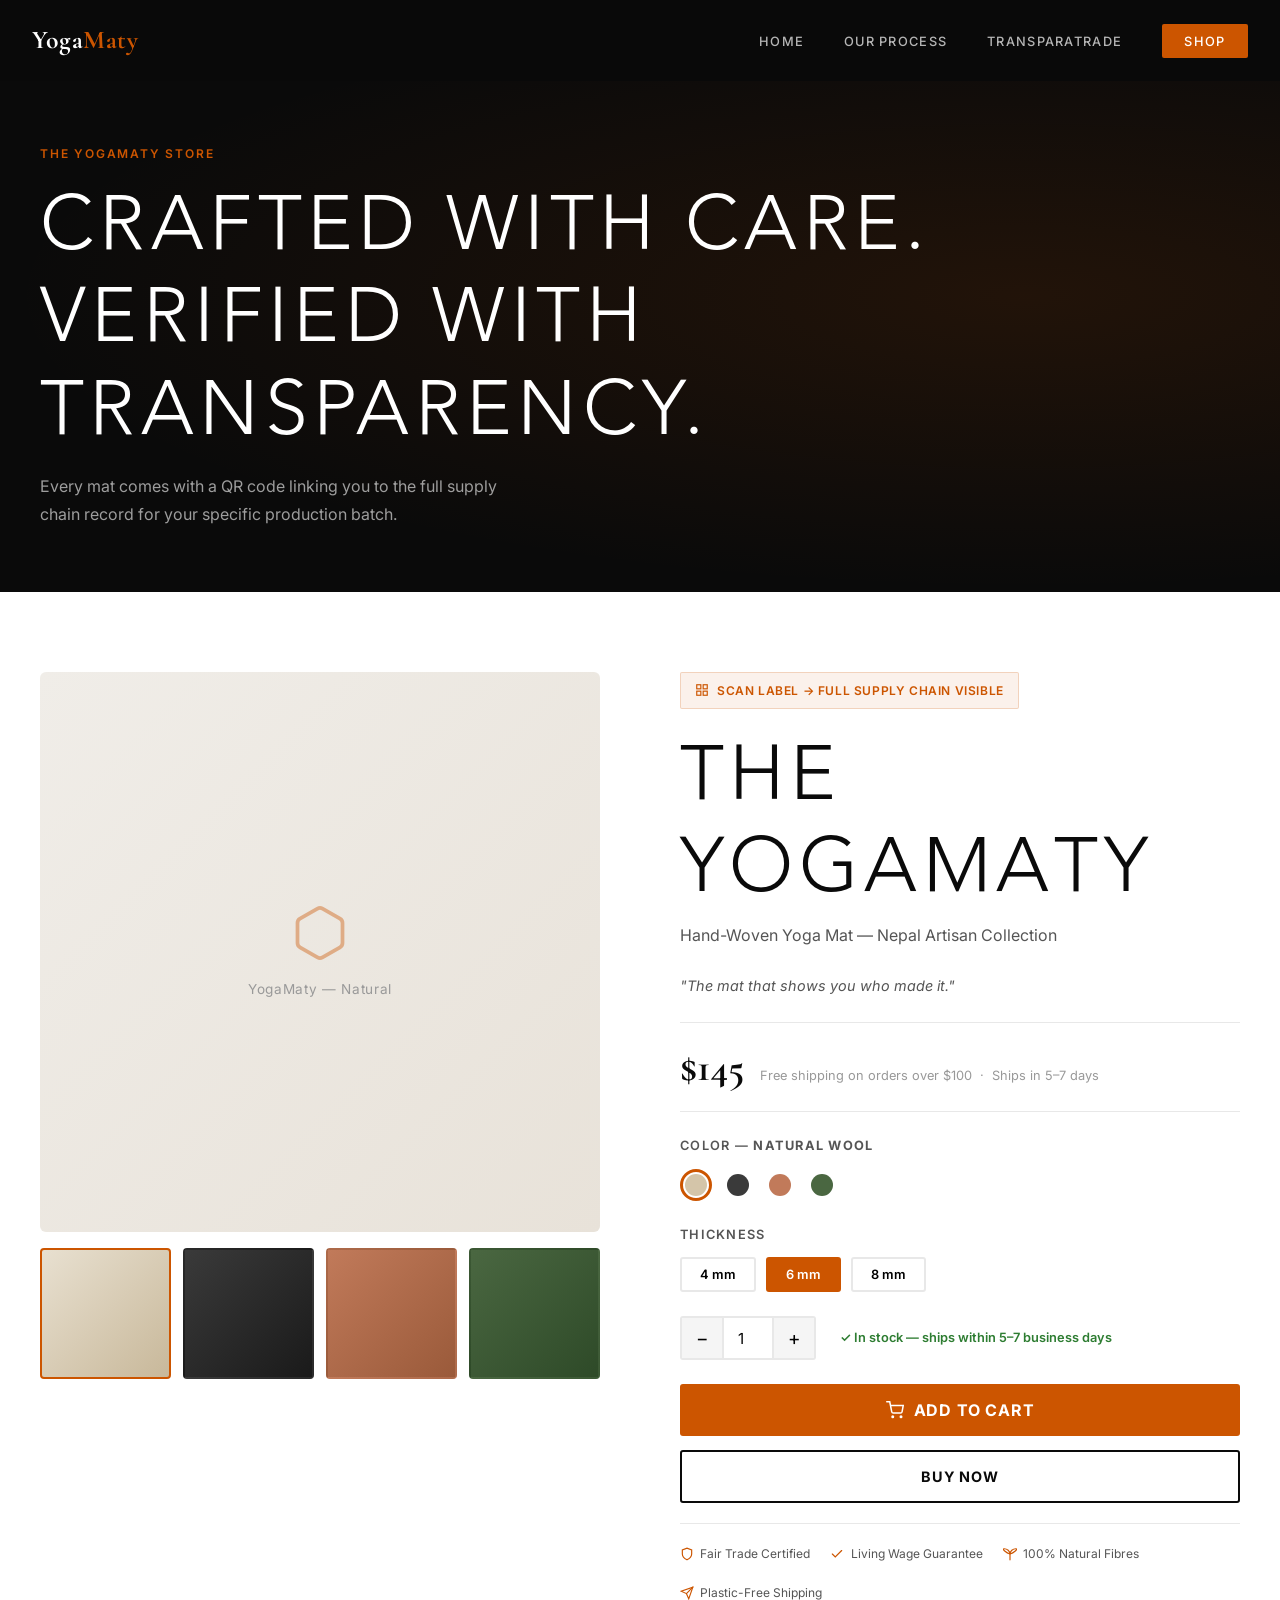
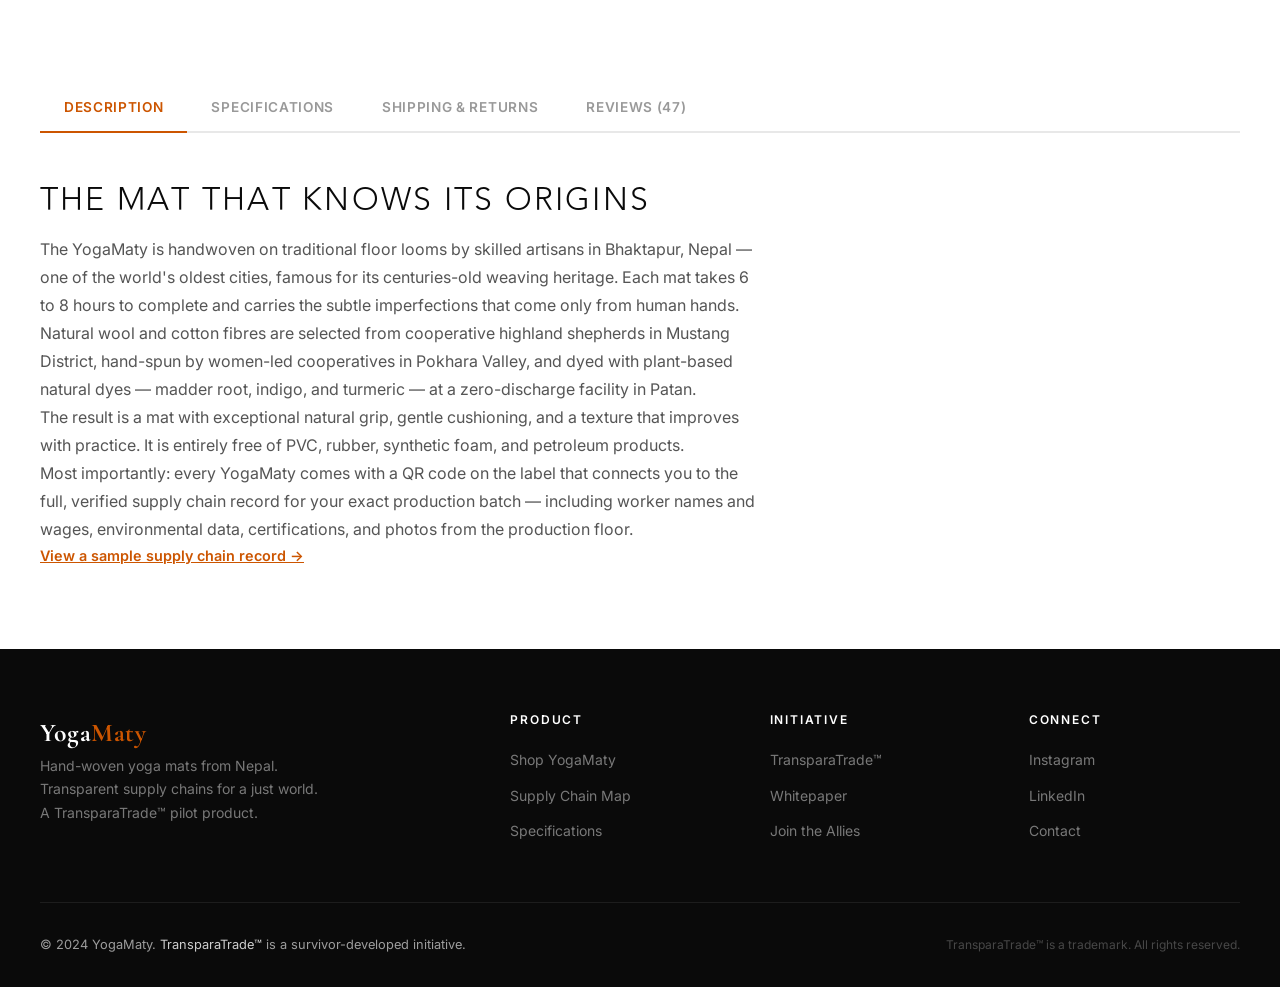
<file: shop.html>
<!DOCTYPE html>
<html lang="en">
<head>
  <meta charset="UTF-8">
  <meta name="viewport" content="width=device-width, initial-scale=1.0">
  <title>Shop — Buy a YogaMaty</title>
  <meta name="description" content="Buy a YogaMaty — hand-woven in Nepal, fully transparent supply chain, fair trade certified. Natural fibres, zero plastic packaging, living wages guaranteed.">
  <link rel="preconnect" href="https://fonts.googleapis.com">
  <link rel="preconnect" href="https://fonts.gstatic.com" crossorigin>
  <link href="https://fonts.googleapis.com/css2?family=Cormorant+Garamond:ital,wght@0,400;0,600;0,700;1,400;1,600&family=Inter:wght@400;500;600;700&display=swap" rel="stylesheet">
  <link rel="stylesheet" href="css/main.css?v=5">
  <link rel="stylesheet" href="css/shop.css?v=5">
</head>
<body>

<!-- Navigation -->
<nav class="nav" role="navigation">
  <a href="index.html" class="nav-logo">Yoga<span>Maty</span></a>
  <ul class="nav-links" role="list">
    <li><a href="index.html">Home</a></li>
    <li><a href="supply-chain.html">Our Process</a></li>
    <li><a href="transparatrade.html">TransparaTrade</a></li>
    <li><a href="shop.html" class="nav-cta active">Shop</a></li>
  </ul>
  <button class="nav-toggle" aria-label="Toggle menu">
    <span></span><span></span><span></span>
  </button>
</nav>

<!-- Hero -->
<section class="shop-hero">
  <div class="shop-hero-inner">
    <span class="eyebrow">The YogaMaty Store</span>
    <h1>Crafted with Care.<br>Verified with Transparency.</h1>
    <p>Every mat comes with a QR code linking you to the full supply chain record for your specific production batch.</p>
  </div>
</section>

<!-- Main Product -->
<section class="shop-main">
  <div class="shop-inner">
    <div class="shop-product-grid reveal">

      <!-- Gallery -->
      <div class="product-gallery">
        <div class="gallery-main">
          <div class="gallery-main-placeholder">
            <svg viewBox="0 0 24 24" fill="none" stroke="currentColor" stroke-width="1.5" stroke-linecap="round"><path d="M21 16V8a2 2 0 0 0-1-1.73l-7-4a2 2 0 0 0-2 0l-7 4A2 2 0 0 0 3 8v8a2 2 0 0 0 1 1.73l7 4a2 2 0 0 0 2 0l7-4A2 2 0 0 0 21 16z"/></svg>
            <span>YogaMaty — Natural</span>
          </div>
        </div>
        <div class="gallery-thumbs">
          <div class="gallery-thumb active" style="background:linear-gradient(135deg,#e8e0d0,#c8b89a);"></div>
          <div class="gallery-thumb" style="background:linear-gradient(135deg,#3a3a3a,#1a1a1a);"></div>
          <div class="gallery-thumb" style="background:linear-gradient(135deg,#c17a5a,#9a5a3a);"></div>
          <div class="gallery-thumb" style="background:linear-gradient(135deg,#4a6741,#2e4a28);"></div>
        </div>
      </div>

      <!-- Product Info -->
      <div class="product-info">
        <a href="supply-chain.html" class="transparency-badge">
          <svg viewBox="0 0 24 24" fill="none" stroke="currentColor" stroke-width="2" stroke-linecap="round"><rect x="3" y="3" width="7" height="7"/><rect x="14" y="3" width="7" height="7"/><rect x="14" y="14" width="7" height="7"/><rect x="3" y="14" width="7" height="7"/></svg>
          Scan Label → Full Supply Chain Visible
        </a>

        <h1 class="product-title">The YogaMaty</h1>
        <p class="product-subtitle">Hand-Woven Yoga Mat — Nepal Artisan Collection</p>
        <p class="product-tagline"><em>"The mat that shows you who made it."</em></p>

        <div class="price-row">
          <span class="price-main">$145</span>
          <span class="price-note">Free shipping on orders over $100 &nbsp;·&nbsp; Ships in 5–7 days</span>
        </div>

        <!-- Color -->
        <div class="variant-section">
          <span class="variant-label">Color — <strong>Natural Wool</strong></span>
          <div class="color-options">
            <div class="color-swatch swatch-natural active" title="Natural Wool" aria-label="Natural Wool"></div>
            <div class="color-swatch swatch-charcoal" title="Charcoal" aria-label="Charcoal"></div>
            <div class="color-swatch swatch-terracotta" title="Terracotta" aria-label="Terracotta"></div>
            <div class="color-swatch swatch-forest" title="Forest" aria-label="Forest"></div>
          </div>
        </div>

        <!-- Thickness -->
        <div class="variant-section">
          <span class="variant-label">Thickness</span>
          <div class="thickness-options">
            <button class="thickness-btn" type="button">4 mm</button>
            <button class="thickness-btn active" type="button">6 mm</button>
            <button class="thickness-btn" type="button">8 mm</button>
          </div>
        </div>

        <!-- Qty -->
        <div class="qty-row">
          <div class="qty-control">
            <button class="qty-btn" id="qty-minus" type="button" aria-label="Decrease quantity">−</button>
            <input class="qty-input" id="qty-input" type="number" value="1" min="1" max="99" aria-label="Quantity">
            <button class="qty-btn" id="qty-plus" type="button" aria-label="Increase quantity">+</button>
          </div>
          <span class="stock-note">✓ In stock — ships within 5–7 business days</span>
        </div>

        <button class="add-to-cart-btn" type="button">
          <svg viewBox="0 0 24 24" stroke-width="2" stroke-linecap="round"><circle cx="9" cy="21" r="1"/><circle cx="20" cy="21" r="1"/><path d="M1 1h4l2.68 13.39a2 2 0 0 0 2 1.61h9.72a2 2 0 0 0 2-1.61L23 6H6"/></svg>
          Add to Cart
        </button>
        <button class="buy-now-btn" type="button">Buy Now</button>

        <div class="trust-badges">
          <div class="trust-badge">
            <svg viewBox="0 0 24 24" fill="none" stroke="currentColor" stroke-width="2" stroke-linecap="round"><path d="M12 22s8-4 8-10V5l-8-3-8 3v7c0 6 8 10 8 10z"/></svg>
            Fair Trade Certified
          </div>
          <div class="trust-badge">
            <svg viewBox="0 0 24 24" fill="none" stroke="currentColor" stroke-width="2" stroke-linecap="round"><polyline points="20 6 9 17 4 12"/></svg>
            Living Wage Guarantee
          </div>
          <div class="trust-badge">
            <svg viewBox="0 0 24 24" fill="none" stroke="currentColor" stroke-width="2" stroke-linecap="round"><path d="M12 22V12M12 12C12 7 7 3 2 3s4 7 10 9"/><path d="M12 12c0-5 5-9 10-9s-4 7-10 9"/></svg>
            100% Natural Fibres
          </div>
          <div class="trust-badge">
            <svg viewBox="0 0 24 24" fill="none" stroke="currentColor" stroke-width="2" stroke-linecap="round"><line x1="22" y1="2" x2="11" y2="13"/><polygon points="22 2 15 22 11 13 2 9 22 2"/></svg>
            Plastic-Free Shipping
          </div>
        </div>
      </div>
    </div>

    <!-- Tabs -->
    <div class="product-tabs reveal">
      <div class="tab-nav" role="tablist">
        <button class="tab-btn active" data-tab="description" role="tab">Description</button>
        <button class="tab-btn" data-tab="specs" role="tab" id="tab-specs-btn">Specifications</button>
        <button class="tab-btn" data-tab="shipping" role="tab">Shipping &amp; Returns</button>
        <button class="tab-btn" data-tab="reviews" role="tab">Reviews (47)</button>
      </div>

      <div class="tab-pane active" id="tab-description">
        <div style="max-width:720px;">
          <h3 style="margin-bottom:1rem;">The Mat That Knows Its Origins</h3>
          <p>The YogaMaty is handwoven on traditional floor looms by skilled artisans in Bhaktapur, Nepal — one of the world's oldest cities, famous for its centuries-old weaving heritage. Each mat takes 6 to 8 hours to complete and carries the subtle imperfections that come only from human hands.</p>
          <p>Natural wool and cotton fibres are selected from cooperative highland shepherds in Mustang District, hand-spun by women-led cooperatives in Pokhara Valley, and dyed with plant-based natural dyes — madder root, indigo, and turmeric — at a zero-discharge facility in Patan.</p>
          <p>The result is a mat with exceptional natural grip, gentle cushioning, and a texture that improves with practice. It is entirely free of PVC, rubber, synthetic foam, and petroleum products.</p>
          <p>Most importantly: every YogaMaty comes with a QR code on the label that connects you to the full, verified supply chain record for your exact production batch — including worker names and wages, environmental data, certifications, and photos from the production floor.</p>
          <a href="supply-chain.html" style="color:var(--orange);text-decoration:underline;font-size:0.9rem;font-weight:600;">View a sample supply chain record →</a>
        </div>
      </div>

      <div class="tab-pane" id="tab-specs">
        <table class="specs-table">
          <tr><td>Dimensions</td><td>183 cm × 61 cm (72" × 24")</td></tr>
          <tr><td>Thickness</td><td>Available in 4 mm, 6 mm, 8 mm</td></tr>
          <tr><td>Weight</td><td>approx. 1.8 kg (6 mm)</td></tr>
          <tr><td>Material</td><td>70% Natural Wool, 30% Organic Cotton</td></tr>
          <tr><td>Dye</td><td>Plant-based (madder, indigo, turmeric) — zero synthetic dyes</td></tr>
          <tr><td>Grip Surface</td><td>Woven loop pile — natural grip, improves with use</td></tr>
          <tr><td>Underside</td><td>Dense flat weave — stable on hard floors; yoga rug grip on carpet</td></tr>
          <tr><td>Packaging</td><td>Recycled cotton wrap + compostable corn-starch band — zero plastic</td></tr>
          <tr><td>Care</td><td>Spot clean with cold water and mild soap. Hand wash, line dry.</td></tr>
          <tr><td>End of Life</td><td>Fully compostable — return to earth or compost at home</td></tr>
          <tr><td>Certifications</td><td>GOTS Organic, Fair Trade, OEKO-TEX Standard 100, Living Wage Employer</td></tr>
          <tr><td>Origin</td><td>Handwoven in Bhaktapur, Kathmandu Valley, Nepal</td></tr>
          <tr><td>Supply Chain</td><td>QR code on label — scan for full production data by batch</td></tr>
        </table>
      </div>

      <div class="tab-pane" id="tab-shipping">
        <div class="shipping-grid">
          <div class="shipping-card">
            <svg viewBox="0 0 24 24" fill="none" stroke="currentColor" stroke-width="1.8" stroke-linecap="round"><rect x="1" y="3" width="15" height="13" rx="1"/><polygon points="16 8 20 8 23 11 23 16 16 16 16 8"/><circle cx="5.5" cy="18.5" r="2.5"/><circle cx="18.5" cy="18.5" r="2.5"/></svg>
            <h4>Standard Shipping</h4>
            <p>Free on orders $100+<br>5–7 business days<br>Sea freight · carbon offset</p>
          </div>
          <div class="shipping-card">
            <svg viewBox="0 0 24 24" fill="none" stroke="currentColor" stroke-width="1.8" stroke-linecap="round"><polyline points="1 4 1 10 7 10"/><path d="M3.51 15a9 9 0 1 0 2.13-9.36L1 10"/></svg>
            <h4>Returns &amp; Exchange</h4>
            <p>30-day returns accepted<br>Free return shipping<br>No questions asked</p>
          </div>
          <div class="shipping-card">
            <svg viewBox="0 0 24 24" fill="none" stroke="currentColor" stroke-width="1.8" stroke-linecap="round"><path d="M12 22s8-4 8-10V5l-8-3-8 3v7c0 6 8 10 8 10z"/></svg>
            <h4>Our Packaging Promise</h4>
            <p>100% plastic-free<br>Recycled cotton wrap<br>Compostable seal</p>
          </div>
        </div>
        <div class="ethical-note">
          <p><strong>Why no air freight?</strong> Air shipping produces ~50× more CO₂ per unit than sea freight. We exclusively use sea freight to minimise our environmental impact, and offset 100% of remaining voyage emissions through <a href="#">verified reforestation in Nepal</a>. Your YogaMaty will take a little longer to arrive — but it will arrive with a clean conscience.</p>
        </div>
      </div>

      <div class="tab-pane" id="tab-reviews">
        <div class="reviews-summary">
          <div class="rating-big">
            <div class="score">4.9</div>
            <div class="stars">
              <svg viewBox="0 0 24 24"><polygon points="12 2 15.09 8.26 22 9.27 17 14.14 18.18 21.02 12 17.77 5.82 21.02 7 14.14 2 9.27 8.91 8.26 12 2"/></svg>
              <svg viewBox="0 0 24 24"><polygon points="12 2 15.09 8.26 22 9.27 17 14.14 18.18 21.02 12 17.77 5.82 21.02 7 14.14 2 9.27 8.91 8.26 12 2"/></svg>
              <svg viewBox="0 0 24 24"><polygon points="12 2 15.09 8.26 22 9.27 17 14.14 18.18 21.02 12 17.77 5.82 21.02 7 14.14 2 9.27 8.91 8.26 12 2"/></svg>
              <svg viewBox="0 0 24 24"><polygon points="12 2 15.09 8.26 22 9.27 17 14.14 18.18 21.02 12 17.77 5.82 21.02 7 14.14 2 9.27 8.91 8.26 12 2"/></svg>
              <svg viewBox="0 0 24 24"><polygon points="12 2 15.09 8.26 22 9.27 17 14.14 18.18 21.02 12 17.77 5.82 21.02 7 14.14 2 9.27 8.91 8.26 12 2"/></svg>
            </div>
            <div class="rating-count">47 verified reviews</div>
          </div>
          <div class="rating-bars">
            <div class="rating-row"><span class="label">5★</span><div class="bar-track"><div class="bar-fill positive" data-width="88%" style="width:88%"></div></div><span>88%</span></div>
            <div class="rating-row"><span class="label">4★</span><div class="bar-track"><div class="bar-fill positive" data-width="9%" style="width:9%"></div></div><span>9%</span></div>
            <div class="rating-row"><span class="label">3★</span><div class="bar-track"><div class="bar-fill" data-width="2%" style="width:2%"></div></div><span>2%</span></div>
            <div class="rating-row"><span class="label">2★</span><div class="bar-track"><div class="bar-fill" data-width="1%" style="width:1%"></div></div><span>1%</span></div>
            <div class="rating-row"><span class="label">1★</span><div class="bar-track"><div class="bar-fill" data-width="0%" style="width:0%"></div></div><span>0%</span></div>
          </div>
        </div>
        <div class="review-cards">
          <div class="review-card">
            <div class="review-header">
              <div>
                <div class="reviewer-name">Sarah M.</div>
                <div class="stars" style="justify-content:flex-start;margin-top:3px;">
                  <svg viewBox="0 0 24 24" style="width:12px;height:12px;"><polygon points="12 2 15.09 8.26 22 9.27 17 14.14 18.18 21.02 12 17.77 5.82 21.02 7 14.14 2 9.27 8.91 8.26 12 2" fill="#cc5500"/></svg>
                  <svg viewBox="0 0 24 24" style="width:12px;height:12px;"><polygon points="12 2 15.09 8.26 22 9.27 17 14.14 18.18 21.02 12 17.77 5.82 21.02 7 14.14 2 9.27 8.91 8.26 12 2" fill="#cc5500"/></svg>
                  <svg viewBox="0 0 24 24" style="width:12px;height:12px;"><polygon points="12 2 15.09 8.26 22 9.27 17 14.14 18.18 21.02 12 17.77 5.82 21.02 7 14.14 2 9.27 8.91 8.26 12 2" fill="#cc5500"/></svg>
                  <svg viewBox="0 0 24 24" style="width:12px;height:12px;"><polygon points="12 2 15.09 8.26 22 9.27 17 14.14 18.18 21.02 12 17.77 5.82 21.02 7 14.14 2 9.27 8.91 8.26 12 2" fill="#cc5500"/></svg>
                  <svg viewBox="0 0 24 24" style="width:12px;height:12px;"><polygon points="12 2 15.09 8.26 22 9.27 17 14.14 18.18 21.02 12 17.77 5.82 21.02 7 14.14 2 9.27 8.91 8.26 12 2" fill="#cc5500"/></svg>
                </div>
              </div>
              <span class="review-date">Nov 2024</span>
            </div>
            <p class="review-text">I've never felt so good about a purchase. Scanned the QR code and spent 20 minutes reading about the weavers — there's a photo of the woman who made my mat. Actual tears. The mat itself is beautiful, the grip is phenomenal, and it smells amazing.</p>
          </div>
          <div class="review-card">
            <div class="review-header">
              <div>
                <div class="reviewer-name">James K.</div>
                <div class="stars" style="justify-content:flex-start;margin-top:3px;">
                  <svg viewBox="0 0 24 24" style="width:12px;height:12px;"><polygon points="12 2 15.09 8.26 22 9.27 17 14.14 18.18 21.02 12 17.77 5.82 21.02 7 14.14 2 9.27 8.91 8.26 12 2" fill="#cc5500"/></svg>
                  <svg viewBox="0 0 24 24" style="width:12px;height:12px;"><polygon points="12 2 15.09 8.26 22 9.27 17 14.14 18.18 21.02 12 17.77 5.82 21.02 7 14.14 2 9.27 8.91 8.26 12 2" fill="#cc5500"/></svg>
                  <svg viewBox="0 0 24 24" style="width:12px;height:12px;"><polygon points="12 2 15.09 8.26 22 9.27 17 14.14 18.18 21.02 12 17.77 5.82 21.02 7 14.14 2 9.27 8.91 8.26 12 2" fill="#cc5500"/></svg>
                  <svg viewBox="0 0 24 24" style="width:12px;height:12px;"><polygon points="12 2 15.09 8.26 22 9.27 17 14.14 18.18 21.02 12 17.77 5.82 21.02 7 14.14 2 9.27 8.91 8.26 12 2" fill="#cc5500"/></svg>
                  <svg viewBox="0 0 24 24" style="width:12px;height:12px;"><polygon points="12 2 15.09 8.26 22 9.27 17 14.14 18.18 21.02 12 17.77 5.82 21.02 7 14.14 2 9.27 8.91 8.26 12 2" fill="#cc5500"/></svg>
                </div>
              </div>
              <span class="review-date">Oct 2024</span>
            </div>
            <p class="review-text">As a supply chain professional, I'm deeply skeptical of "ethical" product claims. This is the first time I've seen a brand actually put the data where their mouth is. Every single claim is verifiable. The mat quality is exceptional too — well worth $145.</p>
          </div>
          <div class="review-card">
            <div class="review-header">
              <div>
                <div class="reviewer-name">Priya D.</div>
                <div class="stars" style="justify-content:flex-start;margin-top:3px;">
                  <svg viewBox="0 0 24 24" style="width:12px;height:12px;"><polygon points="12 2 15.09 8.26 22 9.27 17 14.14 18.18 21.02 12 17.77 5.82 21.02 7 14.14 2 9.27 8.91 8.26 12 2" fill="#cc5500"/></svg>
                  <svg viewBox="0 0 24 24" style="width:12px;height:12px;"><polygon points="12 2 15.09 8.26 22 9.27 17 14.14 18.18 21.02 12 17.77 5.82 21.02 7 14.14 2 9.27 8.91 8.26 12 2" fill="#cc5500"/></svg>
                  <svg viewBox="0 0 24 24" style="width:12px;height:12px;"><polygon points="12 2 15.09 8.26 22 9.27 17 14.14 18.18 21.02 12 17.77 5.82 21.02 7 14.14 2 9.27 8.91 8.26 12 2" fill="#cc5500"/></svg>
                  <svg viewBox="0 0 24 24" style="width:12px;height:12px;"><polygon points="12 2 15.09 8.26 22 9.27 17 14.14 18.18 21.02 12 17.77 5.82 21.02 7 14.14 2 9.27 8.91 8.26 12 2" fill="#cc5500"/></svg>
                </div>
              </div>
              <span class="review-date">Sep 2024</span>
            </div>
            <p class="review-text">Beautiful mat, beautiful mission. I'm from India originally and have visited Bhaktapur — seeing the actual cooperative that made this, with real worker data, made me emotional. The mat grips well, feels luxurious, and I love knowing it'll compost one day.</p>
          </div>
          <div class="review-card">
            <div class="review-header">
              <div>
                <div class="reviewer-name">Marcus T.</div>
                <div class="stars" style="justify-content:flex-start;margin-top:3px;">
                  <svg viewBox="0 0 24 24" style="width:12px;height:12px;"><polygon points="12 2 15.09 8.26 22 9.27 17 14.14 18.18 21.02 12 17.77 5.82 21.02 7 14.14 2 9.27 8.91 8.26 12 2" fill="#cc5500"/></svg>
                  <svg viewBox="0 0 24 24" style="width:12px;height:12px;"><polygon points="12 2 15.09 8.26 22 9.27 17 14.14 18.18 21.02 12 17.77 5.82 21.02 7 14.14 2 9.27 8.91 8.26 12 2" fill="#cc5500"/></svg>
                  <svg viewBox="0 0 24 24" style="width:12px;height:12px;"><polygon points="12 2 15.09 8.26 22 9.27 17 14.14 18.18 21.02 12 17.77 5.82 21.02 7 14.14 2 9.27 8.91 8.26 12 2" fill="#cc5500"/></svg>
                  <svg viewBox="0 0 24 24" style="width:12px;height:12px;"><polygon points="12 2 15.09 8.26 22 9.27 17 14.14 18.18 21.02 12 17.77 5.82 21.02 7 14.14 2 9.27 8.91 8.26 12 2" fill="#cc5500"/></svg>
                  <svg viewBox="0 0 24 24" style="width:12px;height:12px;"><polygon points="12 2 15.09 8.26 22 9.27 17 14.14 18.18 21.02 12 17.77 5.82 21.02 7 14.14 2 9.27 8.91 8.26 12 2" fill="#cc5500"/></svg>
                </div>
              </div>
              <span class="review-date">Aug 2024</span>
            </div>
            <p class="review-text">This is what the future of retail should look like. I'm a hot yoga instructor and my mat gets intense daily use — it's held up perfectly after 4 months. The plastic-free packaging arrived beautifully and the cotton wrap now lives as a studio cloth. Zero waste is real here.</p>
          </div>
        </div>
      </div>
    </div>
  </div>
</section>

<!-- Footer -->
<footer class="footer">
  <div class="footer-inner">
    <div class="footer-grid">
      <div class="footer-brand">
        <a href="index.html" class="nav-logo">Yoga<span>Maty</span></a>
        <p>Hand-woven yoga mats from Nepal. Transparent supply chains for a just world. A TransparaTrade™ pilot product.</p>
      </div>
      <div class="footer-col">
        <h5>Product</h5>
        <ul>
          <li><a href="shop.html">Shop YogaMaty</a></li>
          <li><a href="supply-chain.html">Supply Chain Map</a></li>
          <li><a href="shop.html#tab-specs">Specifications</a></li>
        </ul>
      </div>
      <div class="footer-col">
        <h5>Initiative</h5>
        <ul>
          <li><a href="transparatrade.html">TransparaTrade™</a></li>
          <li><a href="transparatrade.html#whitepaper">Whitepaper</a></li>
          <li><a href="transparatrade.html#apply">Join the Allies</a></li>
        </ul>
      </div>
      <div class="footer-col">
        <h5>Connect</h5>
        <ul>
          <li><a href="#">Instagram</a></li>
          <li><a href="#">LinkedIn</a></li>
          <li><a href="#">Contact</a></li>
        </ul>
      </div>
    </div>
    <div class="footer-bottom">
      <span>&copy; 2024 YogaMaty. <a href="transparatrade.html">TransparaTrade™</a> is a survivor-developed initiative.</span>
      <span class="footer-trademark">TransparaTrade™ is a trademark. All rights reserved.</span>
    </div>
  </div>
</footer>

<script src="js/main.js"></script>
<script src="js/shop.js"></script>
</body>
</html>
</file>
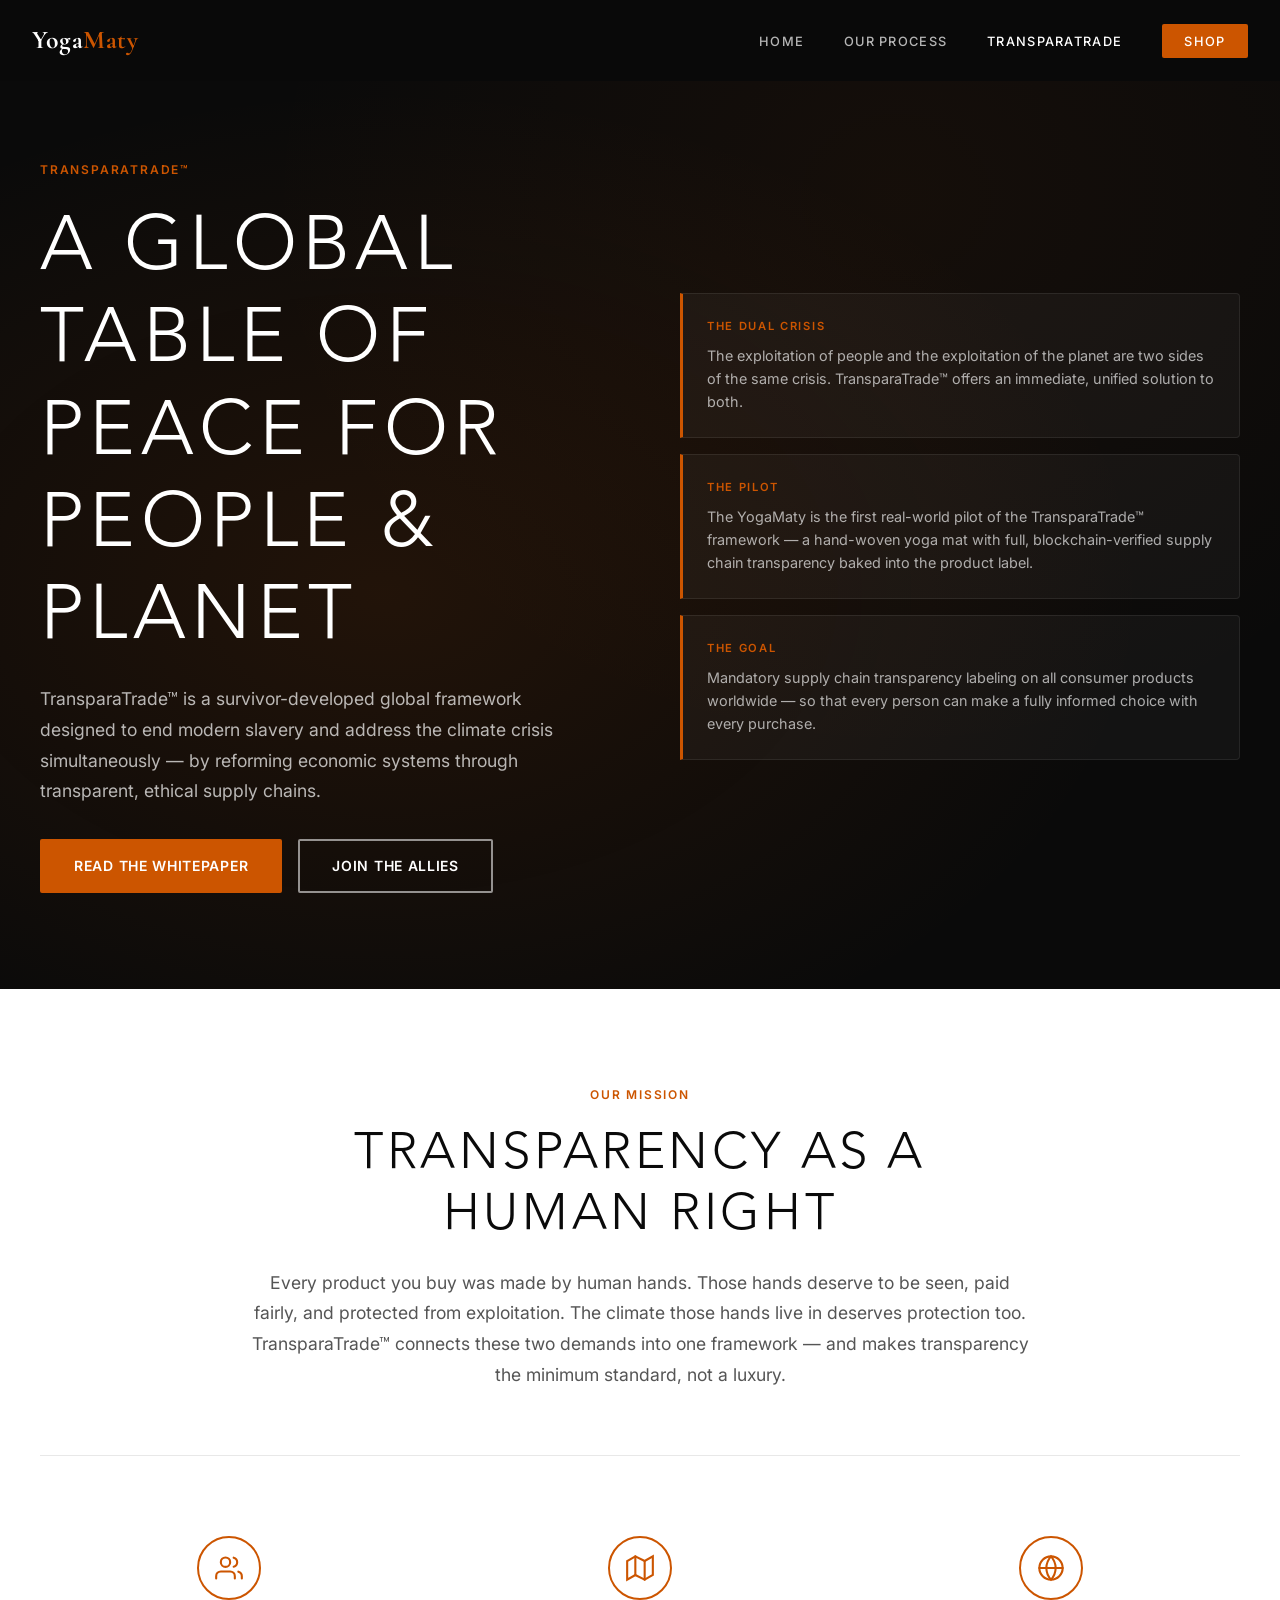
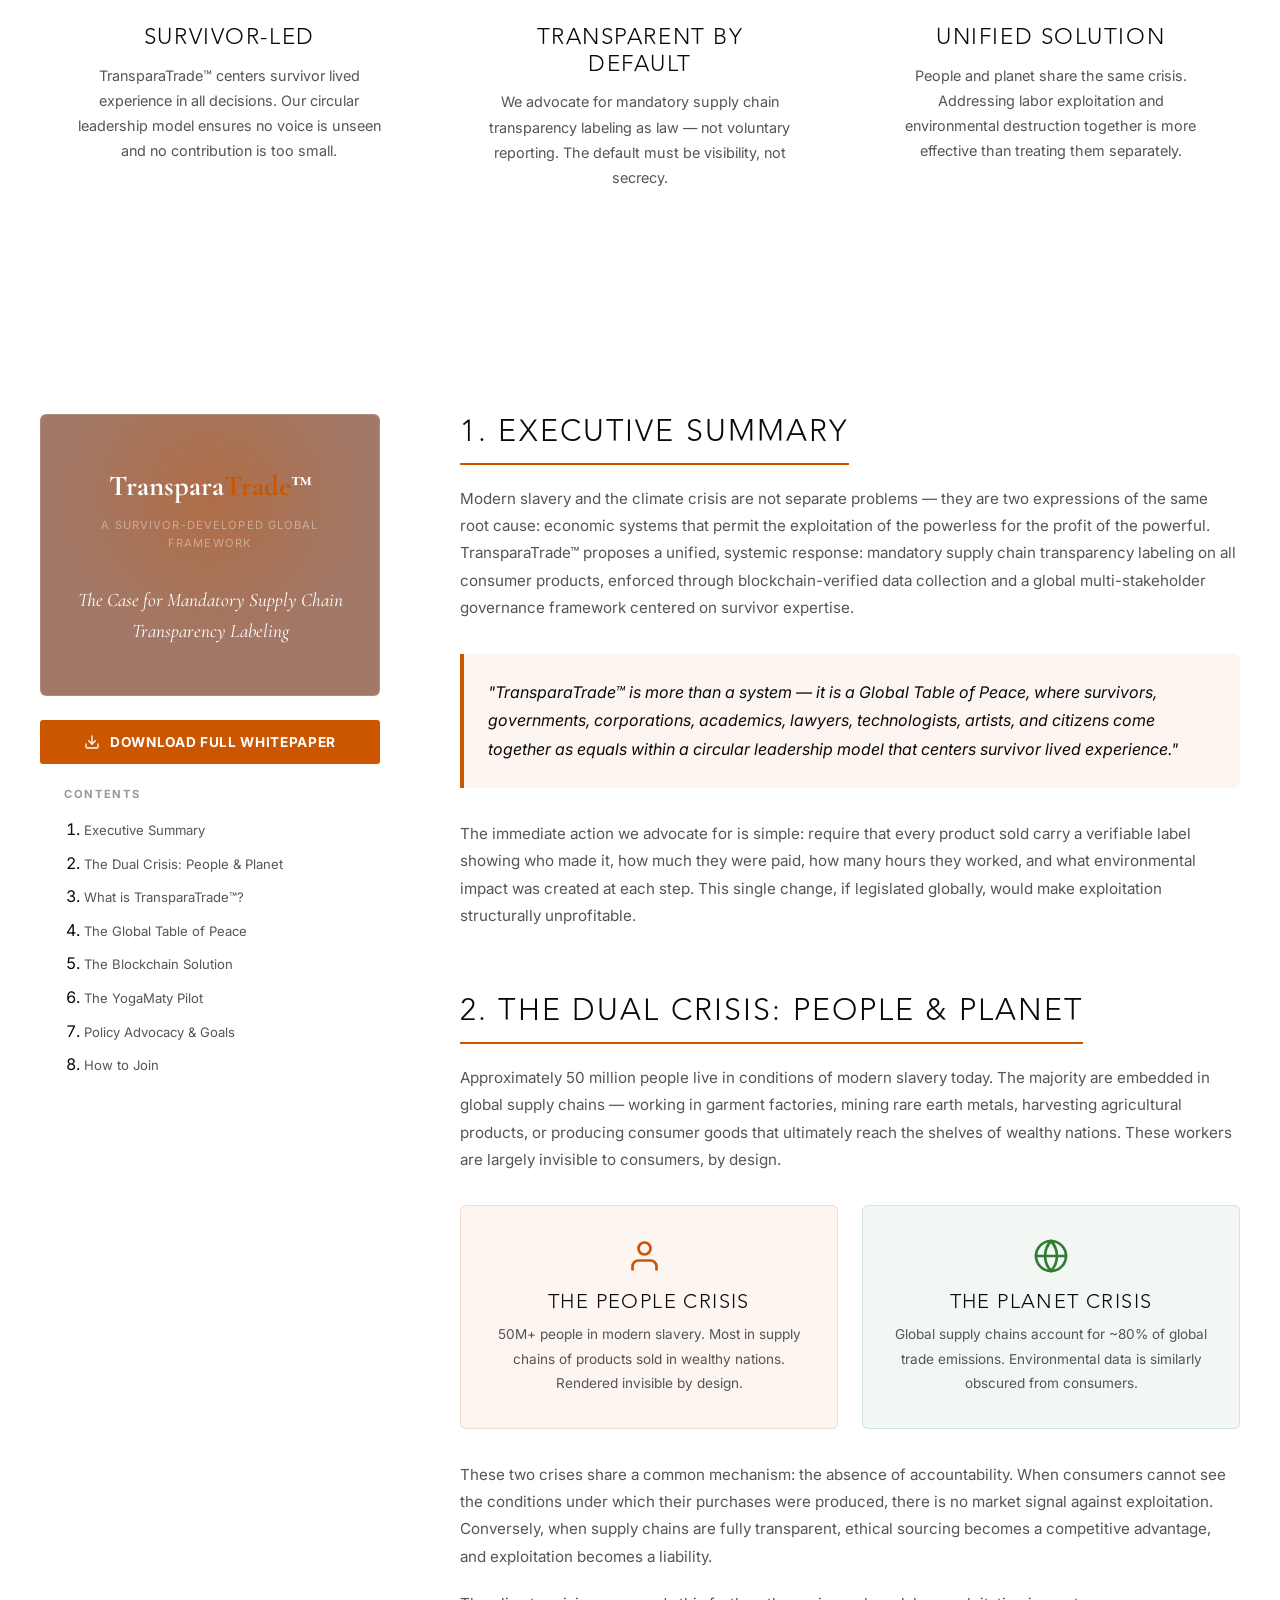
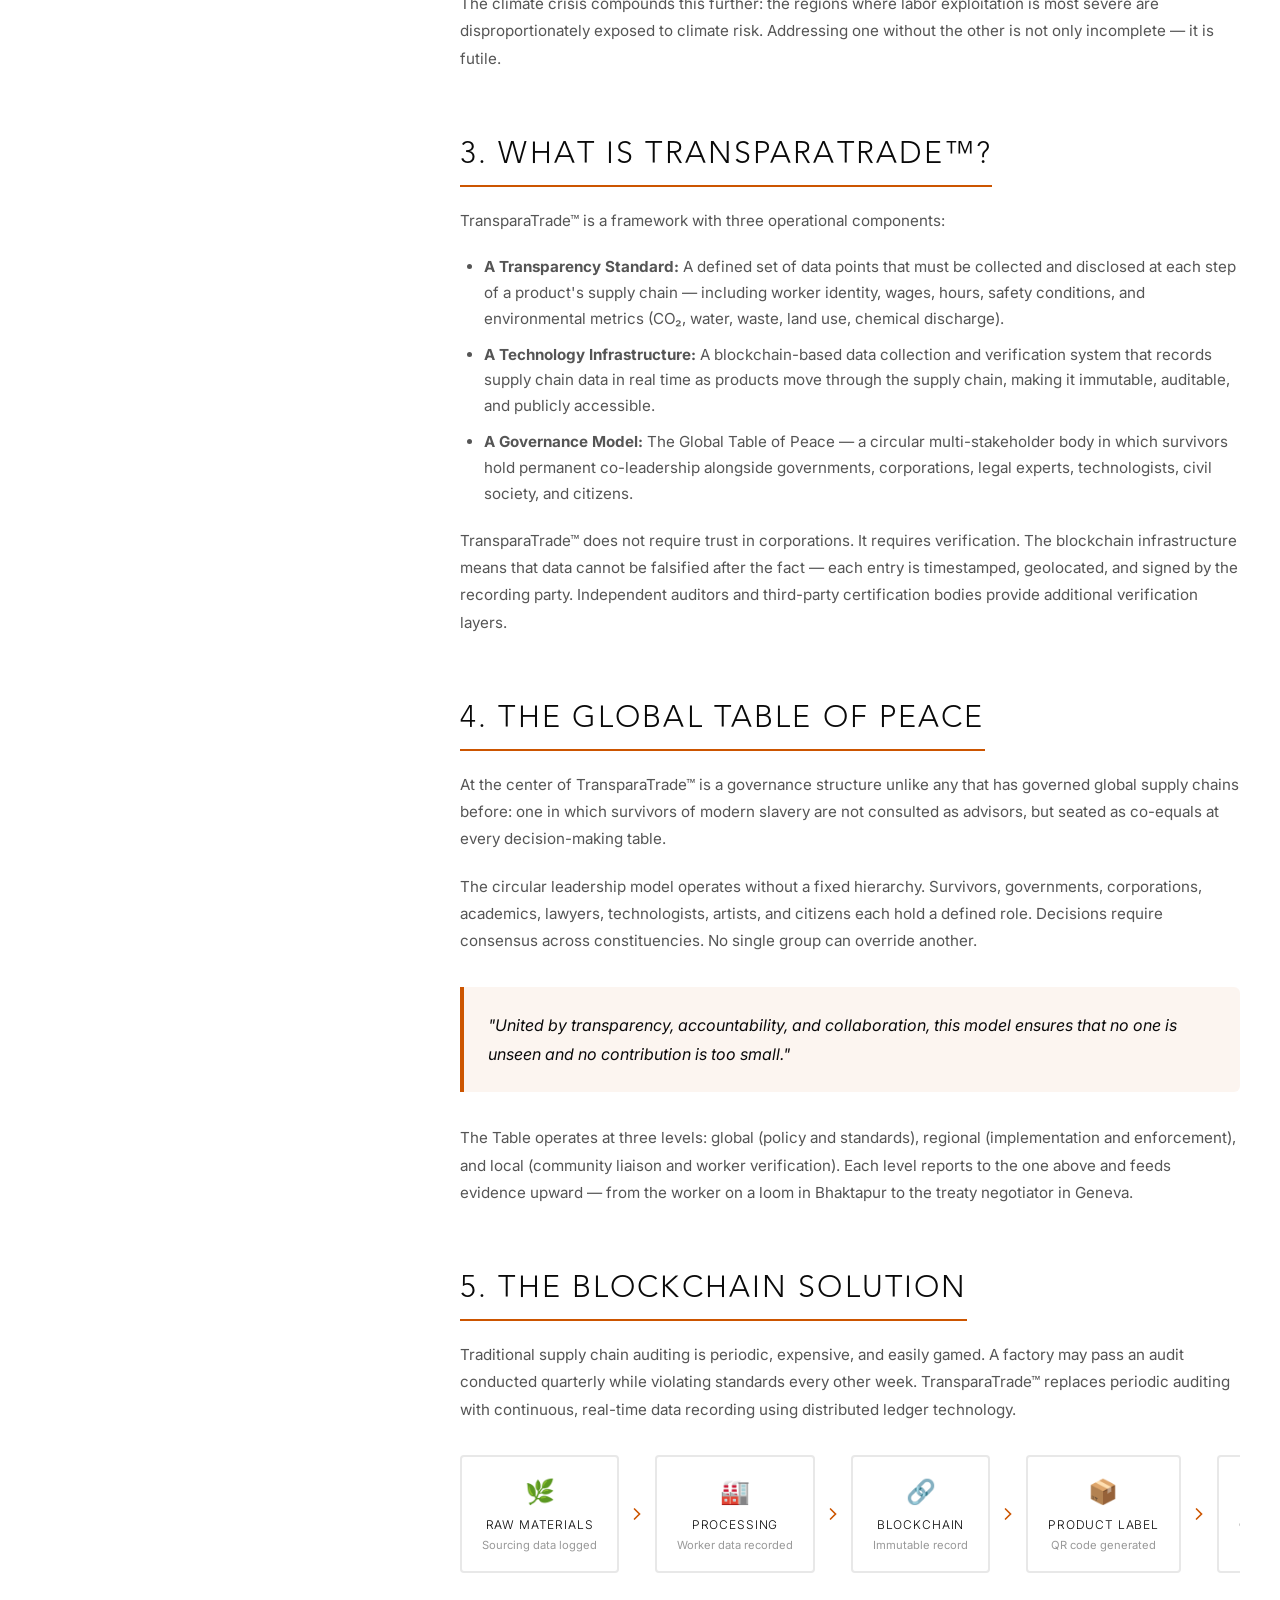
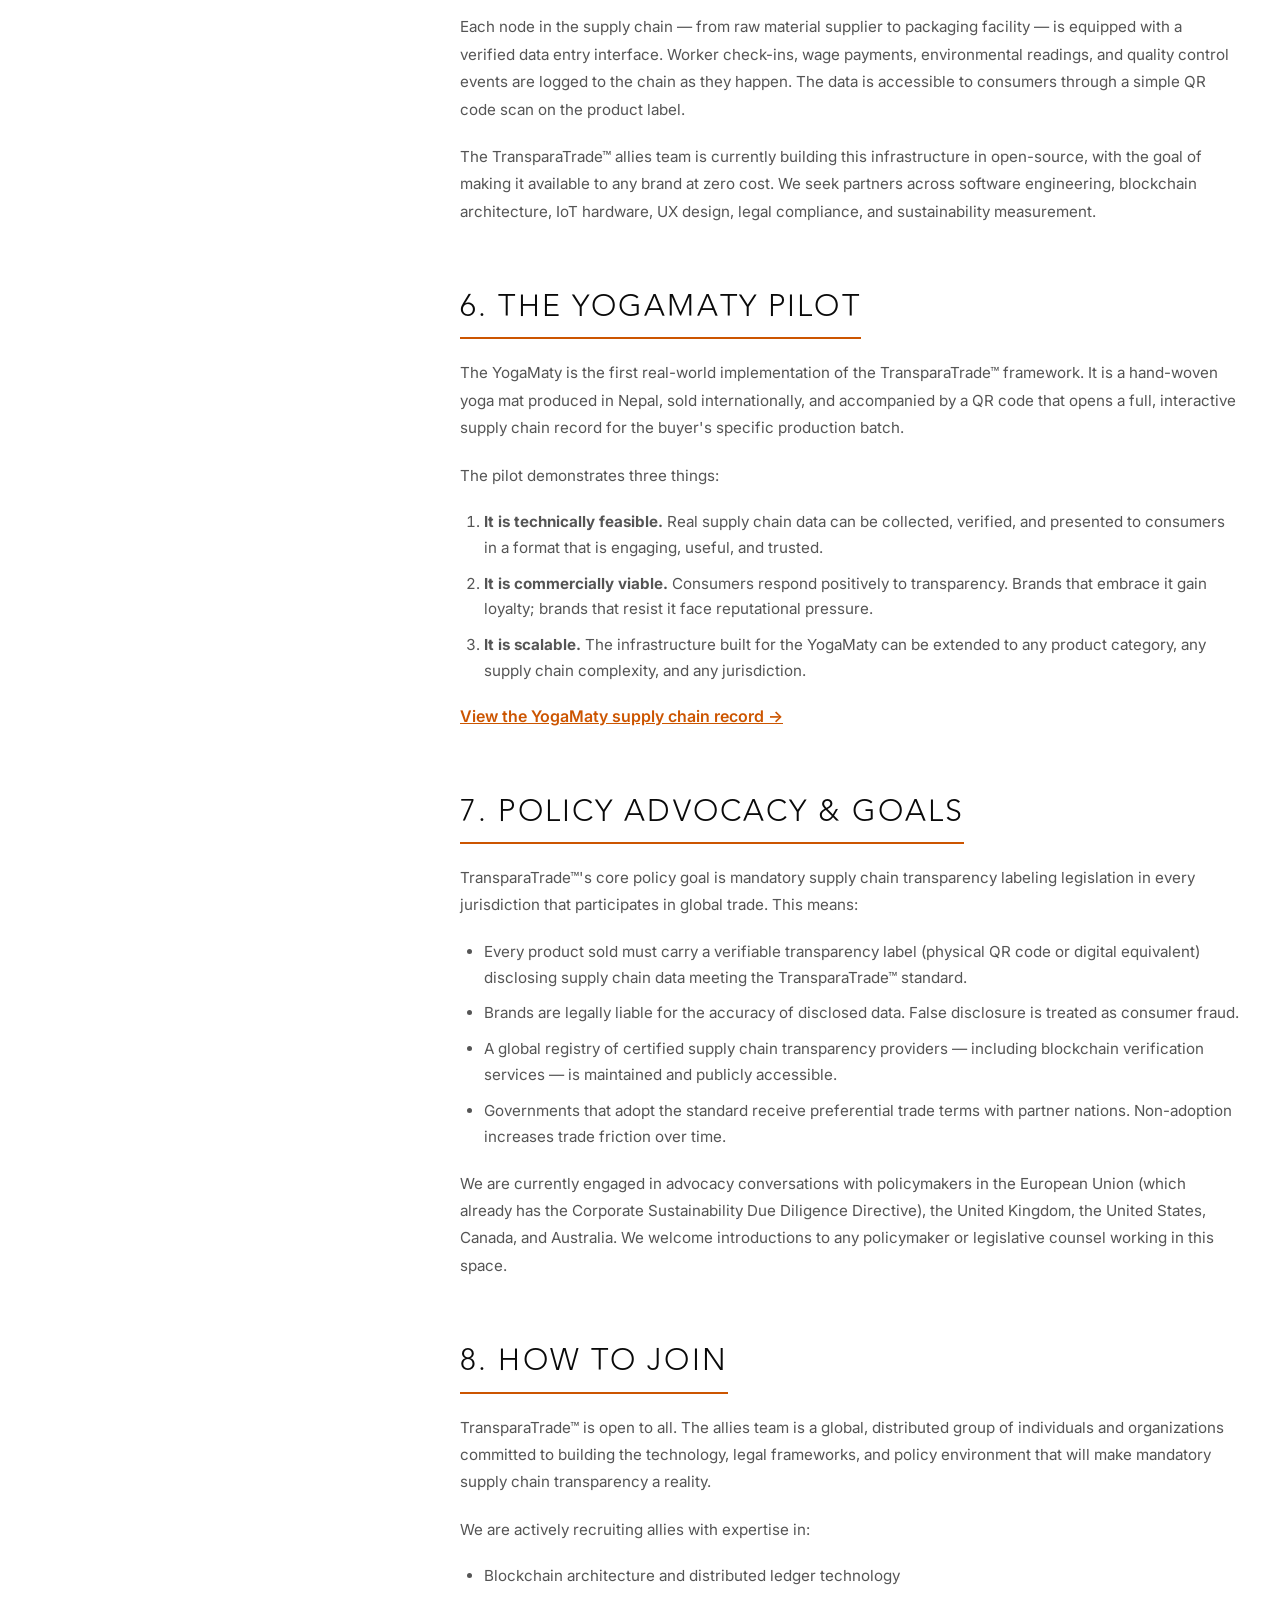
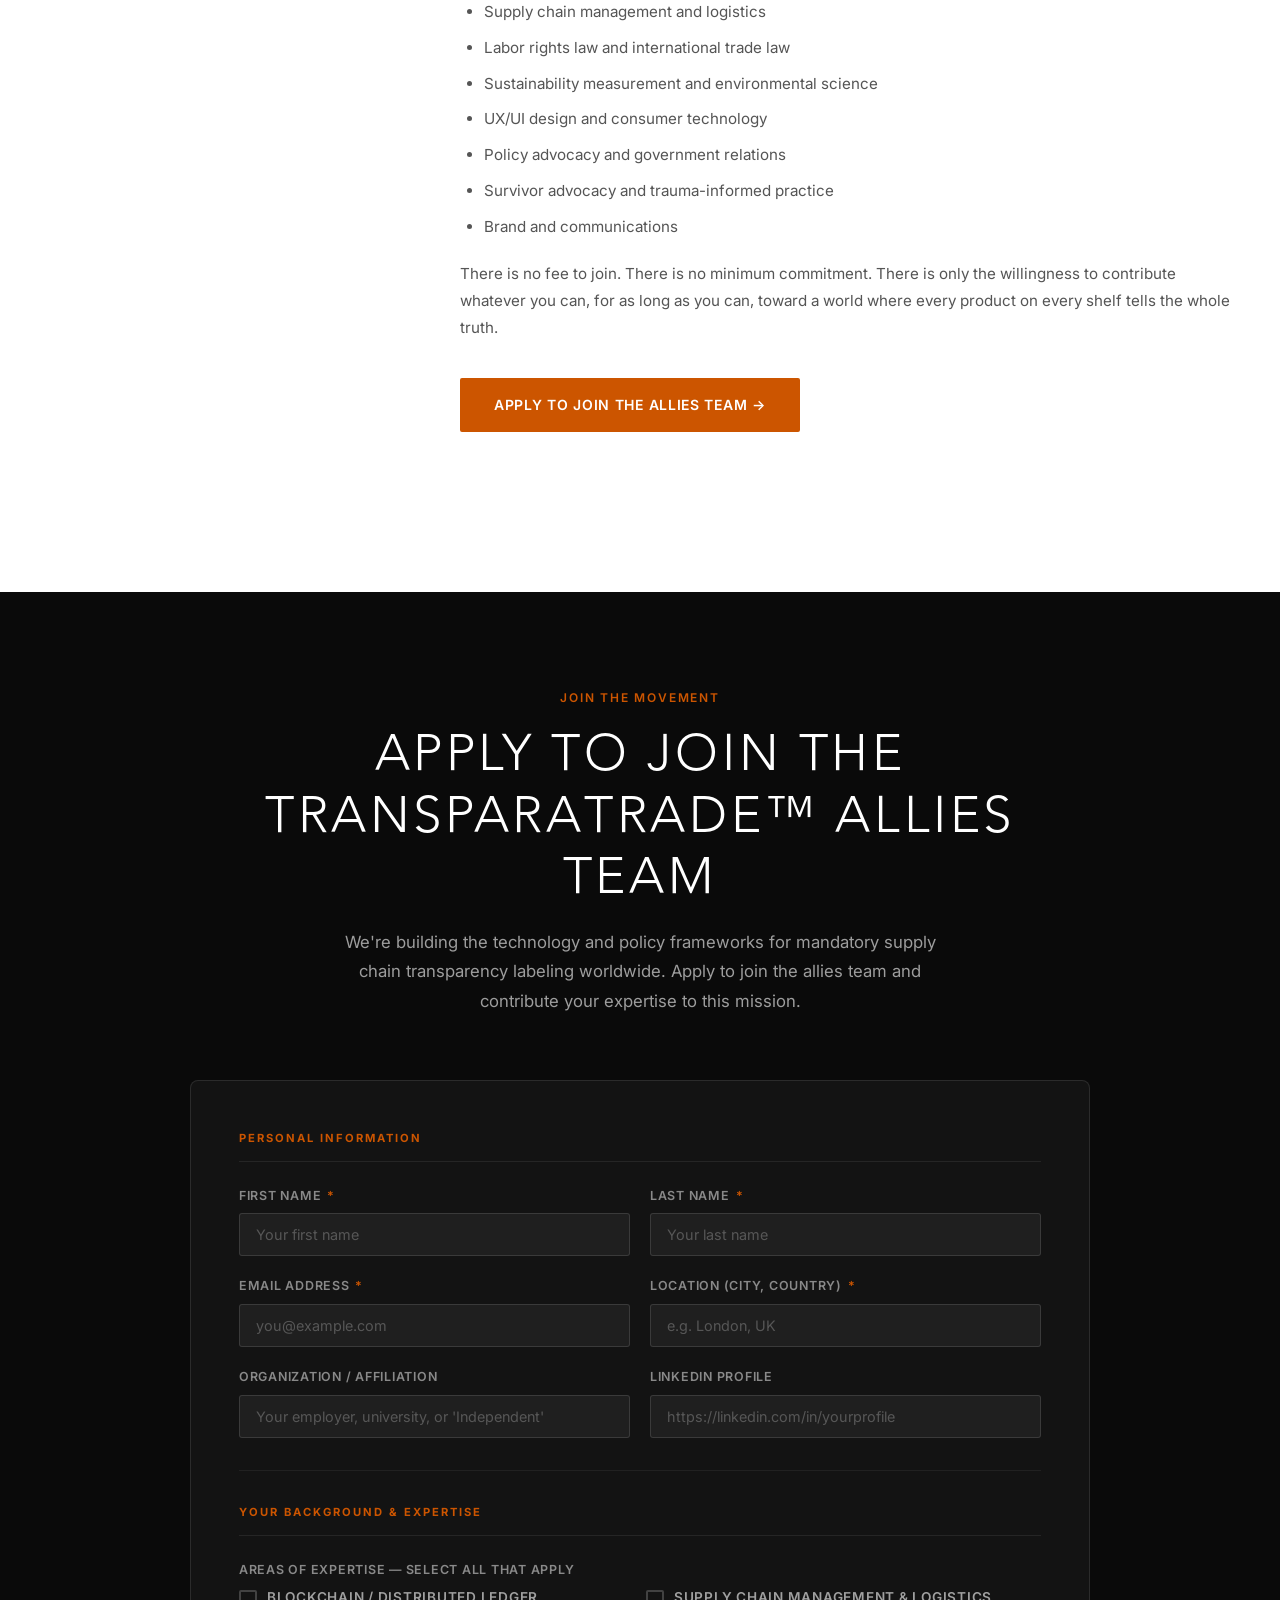
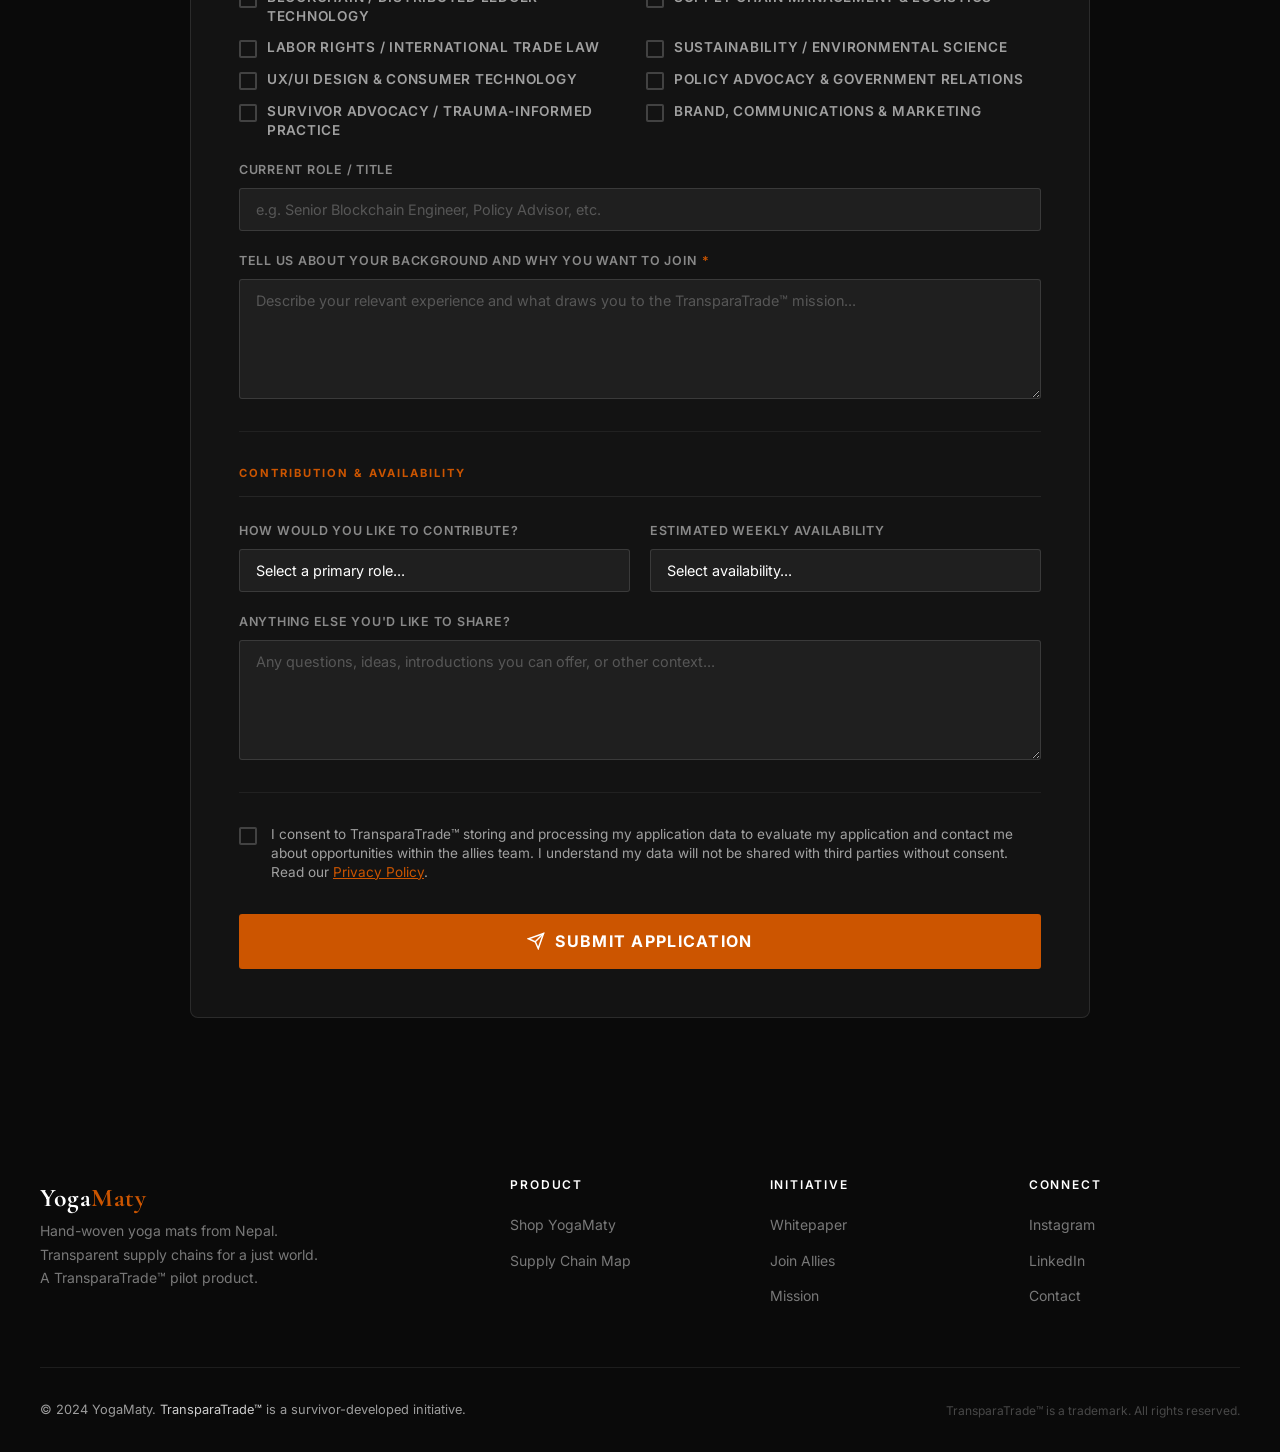
<file: transparatrade.html>
<!DOCTYPE html>
<html lang="en">
<head>
  <meta charset="UTF-8">
  <meta name="viewport" content="width=device-width, initial-scale=1.0">
  <title>TransparaTrade™ — A Global Framework for Ethical Supply Chains</title>
  <meta name="description" content="TransparaTrade™ is a survivor-developed global framework to end modern slavery and address the climate crisis through transparent, ethical supply chains. Read the whitepaper and join the allies team.">
  <link rel="preconnect" href="https://fonts.googleapis.com">
  <link rel="preconnect" href="https://fonts.gstatic.com" crossorigin>
  <link href="https://fonts.googleapis.com/css2?family=Cormorant+Garamond:ital,wght@0,400;0,600;0,700;1,400;1,600&family=Inter:wght@400;500;600;700&display=swap" rel="stylesheet">
  <link rel="stylesheet" href="css/main.css?v=5">
  <link rel="stylesheet" href="css/transparatrade.css?v=5">
  <style>
    @keyframes spin { to { transform: rotate(360deg); } }
  </style>
</head>
<body>

<!-- Navigation -->
<nav class="nav" role="navigation">
  <a href="index.html" class="nav-logo">Yoga<span>Maty</span></a>
  <ul class="nav-links" role="list">
    <li><a href="index.html">Home</a></li>
    <li><a href="supply-chain.html">Our Process</a></li>
    <li><a href="transparatrade.html" class="active">TransparaTrade</a></li>
    <li><a href="shop.html" class="nav-cta">Shop</a></li>
  </ul>
  <button class="nav-toggle" aria-label="Toggle menu">
    <span></span><span></span><span></span>
  </button>
</nav>

<!-- Hero -->
<section class="tt-hero">
  <div class="tt-hero-inner">
    <div class="tt-hero-text">
      <span class="eyebrow">TransparaTrade™</span>
      <h1>A Global Table of Peace for People &amp; Planet</h1>
      <p>TransparaTrade™ is a survivor-developed global framework designed to end modern slavery and address the climate crisis simultaneously — by reforming economic systems through transparent, ethical supply chains.</p>
      <div class="tt-hero-actions">
        <a href="#whitepaper" class="btn btn-primary">Read the Whitepaper</a>
        <a href="#apply" class="btn btn-outline">Join the Allies</a>
      </div>
    </div>
    <div class="tt-hero-visual">
      <div class="mission-card">
        <span class="eyebrow">The Dual Crisis</span>
        <p>The exploitation of people and the exploitation of the planet are two sides of the same crisis. TransparaTrade™ offers an immediate, unified solution to both.</p>
      </div>
      <div class="mission-card">
        <span class="eyebrow">The Pilot</span>
        <p>The YogaMaty is the first real-world pilot of the TransparaTrade™ framework — a hand-woven yoga mat with full, blockchain-verified supply chain transparency baked into the product label.</p>
      </div>
      <div class="mission-card">
        <span class="eyebrow">The Goal</span>
        <p>Mandatory supply chain transparency labeling on all consumer products worldwide — so that every person can make a fully informed choice with every purchase.</p>
      </div>
    </div>
  </div>
</section>

<!-- About / Mission -->
<section class="section about-section" id="mission">
  <div class="section-inner">
    <div class="about-intro reveal">
      <span class="eyebrow">Our Mission</span>
      <h2>Transparency as a Human Right</h2>
      <p>Every product you buy was made by human hands. Those hands deserve to be seen, paid fairly, and protected from exploitation. The climate those hands live in deserves protection too. TransparaTrade™ connects these two demands into one framework — and makes transparency the minimum standard, not a luxury.</p>
    </div>
    <div class="core-values">
      <div class="value-card reveal reveal-delay-1">
        <div class="value-icon">
          <svg viewBox="0 0 24 24" fill="none" stroke="currentColor" stroke-width="1.8" stroke-linecap="round"><path d="M17 21v-2a4 4 0 0 0-4-4H5a4 4 0 0 0-4 4v2"/><circle cx="9" cy="7" r="4"/><path d="M23 21v-2a4 4 0 0 0-3-3.87"/><path d="M16 3.13a4 4 0 0 1 0 7.75"/></svg>
        </div>
        <h3>Survivor-Led</h3>
        <p>TransparaTrade™ centers survivor lived experience in all decisions. Our circular leadership model ensures no voice is unseen and no contribution is too small.</p>
      </div>
      <div class="value-card reveal reveal-delay-2">
        <div class="value-icon">
          <svg viewBox="0 0 24 24" fill="none" stroke="currentColor" stroke-width="1.8" stroke-linecap="round"><path d="M1 6v16l7-4 8 4 7-4V2l-7 4-8-4-7 4z"/><line x1="8" y1="2" x2="8" y2="18"/><line x1="16" y1="6" x2="16" y2="22"/></svg>
        </div>
        <h3>Transparent by Default</h3>
        <p>We advocate for mandatory supply chain transparency labeling as law — not voluntary reporting. The default must be visibility, not secrecy.</p>
      </div>
      <div class="value-card reveal reveal-delay-3">
        <div class="value-icon">
          <svg viewBox="0 0 24 24" fill="none" stroke="currentColor" stroke-width="1.8" stroke-linecap="round"><circle cx="12" cy="12" r="10"/><line x1="2" y1="12" x2="22" y2="12"/><path d="M12 2a15.3 15.3 0 0 1 4 10 15.3 15.3 0 0 1-4 10 15.3 15.3 0 0 1-4-10 15.3 15.3 0 0 1 4-10z"/></svg>
        </div>
        <h3>Unified Solution</h3>
        <p>People and planet share the same crisis. Addressing labor exploitation and environmental destruction together is more effective than treating them separately.</p>
      </div>
    </div>
  </div>
</section>

<!-- Whitepaper -->
<section class="whitepaper-section" id="whitepaper">
  <div class="whitepaper-inner">
    <div class="whitepaper-grid">

      <!-- Sidebar -->
      <div class="wp-sidebar reveal">
        <div class="wp-cover">
          <div class="wp-cover-logo">Transpara<em>Trade</em>™</div>
          <div class="wp-cover-trademark">A Survivor-Developed Global Framework</div>
          <div class="wp-cover-title">The Case for Mandatory Supply Chain<br>Transparency Labeling</div>
        </div>
        <button class="wp-download-btn" type="button">
          <svg viewBox="0 0 24 24" fill="none" stroke="currentColor" stroke-width="2" stroke-linecap="round"><path d="M21 15v4a2 2 0 0 1-2 2H5a2 2 0 0 1-2-2v-4"/><polyline points="7 10 12 15 17 10"/><line x1="12" y1="15" x2="12" y2="3"/></svg>
          Download Full Whitepaper
        </button>
        <div class="wp-toc">
          <h5>Contents</h5>
          <ol>
            <li><a href="#wp-1">Executive Summary</a></li>
            <li><a href="#wp-2">The Dual Crisis: People &amp; Planet</a></li>
            <li><a href="#wp-3">What is TransparaTrade™?</a></li>
            <li><a href="#wp-4">The Global Table of Peace</a></li>
            <li><a href="#wp-5">The Blockchain Solution</a></li>
            <li><a href="#wp-6">The YogaMaty Pilot</a></li>
            <li><a href="#wp-7">Policy Advocacy &amp; Goals</a></li>
            <li><a href="#wp-8">How to Join</a></li>
          </ol>
        </div>
      </div>

      <!-- Content -->
      <div class="wp-content reveal reveal-delay-1">

        <div class="wp-section" id="wp-1">
          <h2>1. Executive Summary</h2>
          <p>Modern slavery and the climate crisis are not separate problems — they are two expressions of the same root cause: economic systems that permit the exploitation of the powerless for the profit of the powerful. TransparaTrade™ proposes a unified, systemic response: mandatory supply chain transparency labeling on all consumer products, enforced through blockchain-verified data collection and a global multi-stakeholder governance framework centered on survivor expertise.</p>
          <div class="wp-callout">
            <p>"TransparaTrade™ is more than a system — it is a Global Table of Peace, where survivors, governments, corporations, academics, lawyers, technologists, artists, and citizens come together as equals within a circular leadership model that centers survivor lived experience."</p>
          </div>
          <p>The immediate action we advocate for is simple: require that every product sold carry a verifiable label showing who made it, how much they were paid, how many hours they worked, and what environmental impact was created at each step. This single change, if legislated globally, would make exploitation structurally unprofitable.</p>
        </div>

        <div class="wp-section" id="wp-2">
          <h2>2. The Dual Crisis: People &amp; Planet</h2>
          <p>Approximately 50 million people live in conditions of modern slavery today. The majority are embedded in global supply chains — working in garment factories, mining rare earth metals, harvesting agricultural products, or producing consumer goods that ultimately reach the shelves of wealthy nations. These workers are largely invisible to consumers, by design.</p>
          <div class="wp-dual-crisis">
            <div class="crisis-card people">
              <svg viewBox="0 0 24 24" fill="none" stroke="currentColor" stroke-width="1.8" stroke-linecap="round"><path d="M17 21v-2a4 4 0 0 0-4-4H5a4 4 0 0 0-4 4v2"/><circle cx="9" cy="7" r="4"/></svg>
              <h4>The People Crisis</h4>
              <p>50M+ people in modern slavery. Most in supply chains of products sold in wealthy nations. Rendered invisible by design.</p>
            </div>
            <div class="crisis-card planet">
              <svg viewBox="0 0 24 24" fill="none" stroke="currentColor" stroke-width="1.8" stroke-linecap="round"><circle cx="12" cy="12" r="10"/><line x1="2" y1="12" x2="22" y2="12"/><path d="M12 2a15.3 15.3 0 0 1 4 10 15.3 15.3 0 0 1-4 10 15.3 15.3 0 0 1-4-10 15.3 15.3 0 0 1 4-10z"/></svg>
              <h4>The Planet Crisis</h4>
              <p>Global supply chains account for ~80% of global trade emissions. Environmental data is similarly obscured from consumers.</p>
            </div>
          </div>
          <p>These two crises share a common mechanism: the absence of accountability. When consumers cannot see the conditions under which their purchases were produced, there is no market signal against exploitation. Conversely, when supply chains are fully transparent, ethical sourcing becomes a competitive advantage, and exploitation becomes a liability.</p>
          <p>The climate crisis compounds this further: the regions where labor exploitation is most severe are disproportionately exposed to climate risk. Addressing one without the other is not only incomplete — it is futile.</p>
        </div>

        <div class="wp-section" id="wp-3">
          <h2>3. What is TransparaTrade™?</h2>
          <p>TransparaTrade™ is a framework with three operational components:</p>
          <ul>
            <li><strong>A Transparency Standard:</strong> A defined set of data points that must be collected and disclosed at each step of a product's supply chain — including worker identity, wages, hours, safety conditions, and environmental metrics (CO₂, water, waste, land use, chemical discharge).</li>
            <li><strong>A Technology Infrastructure:</strong> A blockchain-based data collection and verification system that records supply chain data in real time as products move through the supply chain, making it immutable, auditable, and publicly accessible.</li>
            <li><strong>A Governance Model:</strong> The Global Table of Peace — a circular multi-stakeholder body in which survivors hold permanent co-leadership alongside governments, corporations, legal experts, technologists, civil society, and citizens.</li>
          </ul>
          <p>TransparaTrade™ does not require trust in corporations. It requires verification. The blockchain infrastructure means that data cannot be falsified after the fact — each entry is timestamped, geolocated, and signed by the recording party. Independent auditors and third-party certification bodies provide additional verification layers.</p>
        </div>

        <div class="wp-section" id="wp-4">
          <h2>4. The Global Table of Peace</h2>
          <p>At the center of TransparaTrade™ is a governance structure unlike any that has governed global supply chains before: one in which survivors of modern slavery are not consulted as advisors, but seated as co-equals at every decision-making table.</p>
          <p>The circular leadership model operates without a fixed hierarchy. Survivors, governments, corporations, academics, lawyers, technologists, artists, and citizens each hold a defined role. Decisions require consensus across constituencies. No single group can override another.</p>
          <div class="wp-callout">
            <p>"United by transparency, accountability, and collaboration, this model ensures that no one is unseen and no contribution is too small."</p>
          </div>
          <p>The Table operates at three levels: global (policy and standards), regional (implementation and enforcement), and local (community liaison and worker verification). Each level reports to the one above and feeds evidence upward — from the worker on a loom in Bhaktapur to the treaty negotiator in Geneva.</p>
        </div>

        <div class="wp-section" id="wp-5">
          <h2>5. The Blockchain Solution</h2>
          <p>Traditional supply chain auditing is periodic, expensive, and easily gamed. A factory may pass an audit conducted quarterly while violating standards every other week. TransparaTrade™ replaces periodic auditing with continuous, real-time data recording using distributed ledger technology.</p>

          <div class="blockchain-flow">
            <div class="chain-block">
              <div class="block-icon">🌿</div>
              <h5>Raw Materials</h5>
              <p>Sourcing data logged</p>
            </div>
            <div class="chain-arrow"><svg viewBox="0 0 24 24" fill="none" stroke="currentColor" stroke-width="2" stroke-linecap="round"><polyline points="9 18 15 12 9 6"/></svg></div>
            <div class="chain-block">
              <div class="block-icon">🏭</div>
              <h5>Processing</h5>
              <p>Worker data recorded</p>
            </div>
            <div class="chain-arrow"><svg viewBox="0 0 24 24" fill="none" stroke="currentColor" stroke-width="2" stroke-linecap="round"><polyline points="9 18 15 12 9 6"/></svg></div>
            <div class="chain-block">
              <div class="block-icon">🔗</div>
              <h5>Blockchain</h5>
              <p>Immutable record</p>
            </div>
            <div class="chain-arrow"><svg viewBox="0 0 24 24" fill="none" stroke="currentColor" stroke-width="2" stroke-linecap="round"><polyline points="9 18 15 12 9 6"/></svg></div>
            <div class="chain-block">
              <div class="block-icon">📦</div>
              <h5>Product Label</h5>
              <p>QR code generated</p>
            </div>
            <div class="chain-arrow"><svg viewBox="0 0 24 24" fill="none" stroke="currentColor" stroke-width="2" stroke-linecap="round"><polyline points="9 18 15 12 9 6"/></svg></div>
            <div class="chain-block">
              <div class="block-icon">📱</div>
              <h5>Consumer</h5>
              <p>Scan to verify</p>
            </div>
          </div>

          <p>Each node in the supply chain — from raw material supplier to packaging facility — is equipped with a verified data entry interface. Worker check-ins, wage payments, environmental readings, and quality control events are logged to the chain as they happen. The data is accessible to consumers through a simple QR code scan on the product label.</p>
          <p>The TransparaTrade™ allies team is currently building this infrastructure in open-source, with the goal of making it available to any brand at zero cost. We seek partners across software engineering, blockchain architecture, IoT hardware, UX design, legal compliance, and sustainability measurement.</p>
        </div>

        <div class="wp-section" id="wp-6">
          <h2>6. The YogaMaty Pilot</h2>
          <p>The YogaMaty is the first real-world implementation of the TransparaTrade™ framework. It is a hand-woven yoga mat produced in Nepal, sold internationally, and accompanied by a QR code that opens a full, interactive supply chain record for the buyer's specific production batch.</p>
          <p>The pilot demonstrates three things:</p>
          <ol>
            <li><strong>It is technically feasible.</strong> Real supply chain data can be collected, verified, and presented to consumers in a format that is engaging, useful, and trusted.</li>
            <li><strong>It is commercially viable.</strong> Consumers respond positively to transparency. Brands that embrace it gain loyalty; brands that resist it face reputational pressure.</li>
            <li><strong>It is scalable.</strong> The infrastructure built for the YogaMaty can be extended to any product category, any supply chain complexity, and any jurisdiction.</li>
          </ol>
          <a href="supply-chain.html" style="color:var(--orange);text-decoration:underline;font-weight:600;">View the YogaMaty supply chain record →</a>
        </div>

        <div class="wp-section" id="wp-7">
          <h2>7. Policy Advocacy &amp; Goals</h2>
          <p>TransparaTrade™'s core policy goal is mandatory supply chain transparency labeling legislation in every jurisdiction that participates in global trade. This means:</p>
          <ul>
            <li>Every product sold must carry a verifiable transparency label (physical QR code or digital equivalent) disclosing supply chain data meeting the TransparaTrade™ standard.</li>
            <li>Brands are legally liable for the accuracy of disclosed data. False disclosure is treated as consumer fraud.</li>
            <li>A global registry of certified supply chain transparency providers — including blockchain verification services — is maintained and publicly accessible.</li>
            <li>Governments that adopt the standard receive preferential trade terms with partner nations. Non-adoption increases trade friction over time.</li>
          </ul>
          <p>We are currently engaged in advocacy conversations with policymakers in the European Union (which already has the Corporate Sustainability Due Diligence Directive), the United Kingdom, the United States, Canada, and Australia. We welcome introductions to any policymaker or legislative counsel working in this space.</p>
        </div>

        <div class="wp-section" id="wp-8">
          <h2>8. How to Join</h2>
          <p>TransparaTrade™ is open to all. The allies team is a global, distributed group of individuals and organizations committed to building the technology, legal frameworks, and policy environment that will make mandatory supply chain transparency a reality.</p>
          <p>We are actively recruiting allies with expertise in:</p>
          <ul>
            <li>Blockchain architecture and distributed ledger technology</li>
            <li>Supply chain management and logistics</li>
            <li>Labor rights law and international trade law</li>
            <li>Sustainability measurement and environmental science</li>
            <li>UX/UI design and consumer technology</li>
            <li>Policy advocacy and government relations</li>
            <li>Survivor advocacy and trauma-informed practice</li>
            <li>Brand and communications</li>
          </ul>
          <p>There is no fee to join. There is no minimum commitment. There is only the willingness to contribute whatever you can, for as long as you can, toward a world where every product on every shelf tells the whole truth.</p>
          <a href="#apply" class="btn btn-primary" style="margin-top:1rem;display:inline-flex;">Apply to Join the Allies Team →</a>
        </div>

      </div>
    </div>
  </div>
</section>

<!-- Application Form -->
<section class="apply-section" id="apply">
  <div class="apply-inner">
    <div class="apply-header reveal">
      <span class="eyebrow">Join the Movement</span>
      <h2>Apply to Join the TransparaTrade™ Allies Team</h2>
      <p>We're building the technology and policy frameworks for mandatory supply chain transparency labeling worldwide. Apply to join the allies team and contribute your expertise to this mission.</p>
    </div>

    <div class="apply-form reveal" id="ally-form-wrap">
      <form id="ally-form" novalidate>

        <p class="form-section-title">Personal Information</p>
        <div class="form-grid">
          <div class="form-group">
            <label for="first-name">First Name <span class="req">*</span></label>
            <input class="form-control" type="text" id="first-name" name="first_name" required placeholder="Your first name">
          </div>
          <div class="form-group">
            <label for="last-name">Last Name <span class="req">*</span></label>
            <input class="form-control" type="text" id="last-name" name="last_name" required placeholder="Your last name">
          </div>
          <div class="form-group">
            <label for="email">Email Address <span class="req">*</span></label>
            <input class="form-control" type="email" id="email" name="email" required placeholder="you@example.com">
          </div>
          <div class="form-group">
            <label for="location">Location (City, Country) <span class="req">*</span></label>
            <input class="form-control" type="text" id="location" name="location" required placeholder="e.g. London, UK">
          </div>
          <div class="form-group">
            <label for="org">Organization / Affiliation</label>
            <input class="form-control" type="text" id="org" name="organization" placeholder="Your employer, university, or 'Independent'">
          </div>
          <div class="form-group">
            <label for="linkedin">LinkedIn Profile</label>
            <input class="form-control" type="url" id="linkedin" name="linkedin" placeholder="https://linkedin.com/in/yourprofile">
          </div>
        </div>

        <div class="form-divider"></div>
        <p class="form-section-title">Your Background &amp; Expertise</p>
        <div class="form-grid">
          <div class="form-group full">
            <label>Areas of Expertise — Select all that apply</label>
            <div class="checkbox-group">
              <label class="checkbox-item">
                <input type="checkbox" name="expertise" value="blockchain">
                <span class="checkbox-custom"></span>
                <span>Blockchain / Distributed Ledger Technology</span>
              </label>
              <label class="checkbox-item">
                <input type="checkbox" name="expertise" value="supply-chain">
                <span class="checkbox-custom"></span>
                <span>Supply Chain Management &amp; Logistics</span>
              </label>
              <label class="checkbox-item">
                <input type="checkbox" name="expertise" value="law">
                <span class="checkbox-custom"></span>
                <span>Labor Rights / International Trade Law</span>
              </label>
              <label class="checkbox-item">
                <input type="checkbox" name="expertise" value="sustainability">
                <span class="checkbox-custom"></span>
                <span>Sustainability / Environmental Science</span>
              </label>
              <label class="checkbox-item">
                <input type="checkbox" name="expertise" value="design">
                <span class="checkbox-custom"></span>
                <span>UX/UI Design &amp; Consumer Technology</span>
              </label>
              <label class="checkbox-item">
                <input type="checkbox" name="expertise" value="policy">
                <span class="checkbox-custom"></span>
                <span>Policy Advocacy &amp; Government Relations</span>
              </label>
              <label class="checkbox-item">
                <input type="checkbox" name="expertise" value="survivor">
                <span class="checkbox-custom"></span>
                <span>Survivor Advocacy / Trauma-Informed Practice</span>
              </label>
              <label class="checkbox-item">
                <input type="checkbox" name="expertise" value="brand">
                <span class="checkbox-custom"></span>
                <span>Brand, Communications &amp; Marketing</span>
              </label>
            </div>
          </div>
          <div class="form-group full">
            <label for="role">Current Role / Title</label>
            <input class="form-control" type="text" id="role" name="role" placeholder="e.g. Senior Blockchain Engineer, Policy Advisor, etc.">
          </div>
          <div class="form-group full">
            <label for="bio">Tell us about your background and why you want to join <span class="req">*</span></label>
            <textarea class="form-control" id="bio" name="bio" required rows="5" placeholder="Describe your relevant experience and what draws you to the TransparaTrade™ mission..."></textarea>
          </div>
        </div>

        <div class="form-divider"></div>
        <p class="form-section-title">Contribution &amp; Availability</p>
        <div class="form-grid">
          <div class="form-group">
            <label for="contribution">How would you like to contribute?</label>
            <select class="form-control" id="contribution" name="contribution">
              <option value="">Select a primary role...</option>
              <option value="tech">Technical development (blockchain, software, IoT)</option>
              <option value="legal">Legal and policy drafting</option>
              <option value="research">Research and analysis</option>
              <option value="advocacy">Policy advocacy and outreach</option>
              <option value="design">Design and communications</option>
              <option value="advisory">Strategic advisory</option>
              <option value="brand">Brand / commercial partnership</option>
              <option value="other">Other</option>
            </select>
          </div>
          <div class="form-group">
            <label for="availability">Estimated weekly availability</label>
            <select class="form-control" id="availability" name="availability">
              <option value="">Select availability...</option>
              <option value="1-2">1–2 hours per week</option>
              <option value="3-5">3–5 hours per week</option>
              <option value="5-10">5–10 hours per week</option>
              <option value="10+">10+ hours per week</option>
              <option value="fulltime">Full-time equivalent</option>
            </select>
          </div>
          <div class="form-group full">
            <label for="anything-else">Anything else you'd like to share?</label>
            <textarea class="form-control" id="anything-else" name="anything_else" rows="3" placeholder="Any questions, ideas, introductions you can offer, or other context..."></textarea>
          </div>
        </div>

        <div class="form-divider"></div>
        <div class="form-consent">
          <label class="checkbox-item" style="align-items:flex-start;gap:0.875rem;">
            <input type="checkbox" id="consent" name="consent" required>
            <span class="checkbox-custom"></span>
            <span class="consent-text">I consent to TransparaTrade™ storing and processing my application data to evaluate my application and contact me about opportunities within the allies team. I understand my data will not be shared with third parties without consent. Read our <a href="#">Privacy Policy</a>.</span>
          </label>
        </div>

        <button class="submit-btn" type="submit">
          <svg viewBox="0 0 24 24" fill="none" stroke="currentColor" stroke-width="2" stroke-linecap="round"><line x1="22" y1="2" x2="11" y2="13"/><polygon points="22 2 15 22 11 13 2 9 22 2"/></svg>
          Submit Application
        </button>
      </form>

      <div class="form-success" id="form-success">
        <div class="success-icon">
          <svg viewBox="0 0 24 24" fill="none" stroke="currentColor" stroke-width="2" stroke-linecap="round"><polyline points="20 6 9 17 4 12"/></svg>
        </div>
        <h3>Application Received</h3>
        <p>Thank you for applying to join the TransparaTrade™ allies team. We'll review your application and be in touch within 5–7 business days. In the meantime, you're welcome to <a href="supply-chain.html" style="color:var(--orange);">explore the YogaMaty supply chain</a> or <a href="shop.html" style="color:var(--orange);">purchase a YogaMaty</a> to support the pilot.</p>
      </div>
    </div>
  </div>
</section>

<!-- Footer -->
<footer class="footer">
  <div class="footer-inner">
    <div class="footer-grid">
      <div class="footer-brand">
        <a href="index.html" class="nav-logo">Yoga<span>Maty</span></a>
        <p>Hand-woven yoga mats from Nepal. Transparent supply chains for a just world. A TransparaTrade™ pilot product.</p>
      </div>
      <div class="footer-col">
        <h5>Product</h5>
        <ul>
          <li><a href="shop.html">Shop YogaMaty</a></li>
          <li><a href="supply-chain.html">Supply Chain Map</a></li>
        </ul>
      </div>
      <div class="footer-col">
        <h5>Initiative</h5>
        <ul>
          <li><a href="transparatrade.html#whitepaper">Whitepaper</a></li>
          <li><a href="transparatrade.html#apply">Join Allies</a></li>
          <li><a href="transparatrade.html#mission">Mission</a></li>
        </ul>
      </div>
      <div class="footer-col">
        <h5>Connect</h5>
        <ul>
          <li><a href="#">Instagram</a></li>
          <li><a href="#">LinkedIn</a></li>
          <li><a href="#">Contact</a></li>
        </ul>
      </div>
    </div>
    <div class="footer-bottom">
      <span>&copy; 2024 YogaMaty. <a href="transparatrade.html">TransparaTrade™</a> is a survivor-developed initiative.</span>
      <span class="footer-trademark">TransparaTrade™ is a trademark. All rights reserved.</span>
    </div>
  </div>
</footer>

<script src="js/main.js"></script>
<script src="js/transparatrade.js"></script>
</body>
</html>
</file>
<file: css/main.css>
/* ============================================
   YogaMaty — Main Stylesheet
   Colors: #cc5500 (burnt orange accent), #0a0a0a, #ffffff
============================================ */

@font-face {
  font-family: 'Avenir Next';
  src: url('../assets/fonts/avenir-light.ttf') format('truetype');
  font-weight: 300;
  font-style: normal;
  font-display: swap;
}

:root {
  --orange: #cc5500;
  --orange-light: #e06620;
  --orange-dark: #a34400;
  --black: #0a0a0a;
  --white: #ffffff;
  --gray-100: #f5f5f5;
  --gray-200: #e8e8e8;
  --gray-400: #999999;
  --gray-600: #555555;
  --gray-800: #222222;
  --font-serif: 'Cormorant Garamond', Georgia, serif;
  --font-heading: 'Avenir Next', 'Avenir', 'Century Gothic', 'Trebuchet MS', sans-serif;
  --font-sans: 'Inter', system-ui, sans-serif;
  --transition: 0.3s ease;
  --max-width: 1200px;
}

*, *::before, *::after { box-sizing: border-box; margin: 0; padding: 0; }

html { scroll-behavior: smooth; font-size: 16px; }

body {
  font-family: var(--font-sans);
  background: var(--white);
  color: var(--black);
  line-height: 1.6;
  overflow-x: hidden;
}

img { max-width: 100%; display: block; }
a { color: inherit; text-decoration: none; }
button { cursor: pointer; border: none; background: none; font-family: inherit; }

/* ---- Typography ---- */
h1, h2, h3, h4, h5 {
  font-family: var(--font-heading);
  font-weight: 300;
  line-height: 1.2;
  text-transform: uppercase;
  letter-spacing: 0.07em;
}

h1 { font-size: clamp(2.5rem, 6vw, 5rem); }
h2 { font-size: clamp(2rem, 4vw, 3.2rem); }
h3 { font-size: clamp(1.4rem, 2.5vw, 2rem); }
h4 { font-size: 1.25rem; }

p { font-size: 1rem; line-height: 1.75; color: var(--gray-600); }

.eyebrow {
  font-family: var(--font-sans);
  font-size: 0.75rem;
  font-weight: 600;
  letter-spacing: 0.15em;
  text-transform: uppercase;
  color: var(--orange);
}

/* ---- Buttons ---- */
.btn {
  display: inline-flex;
  align-items: center;
  gap: 0.5rem;
  padding: 0.875rem 2rem;
  font-family: var(--font-sans);
  font-size: 0.875rem;
  font-weight: 600;
  letter-spacing: 0.05em;
  text-transform: uppercase;
  transition: var(--transition);
  border-radius: 2px;
  cursor: pointer;
}

/* Orange — warm brand CTA, works on both light and dark backgrounds */
.btn-primary {
  background: var(--orange);
  color: var(--white);
  border: 2px solid var(--orange);
}
.btn-primary:hover {
  background: var(--orange-dark);
  border-color: var(--orange-dark);
  transform: translateY(-2px);
  box-shadow: 0 8px 24px rgba(204,85,0,0.35);
}

/* White outline — for dark section backgrounds */
.btn-outline {
  background: transparent;
  color: var(--white);
  border: 2px solid rgba(255,255,255,0.55);
}
.btn-outline:hover {
  background: var(--white);
  color: var(--black);
  border-color: var(--white);
  transform: translateY(-2px);
}

/* Black outline — for light section backgrounds */
.btn-outline-dark {
  background: transparent;
  color: var(--black);
  border: 2px solid var(--black);
}
.btn-outline-dark:hover {
  background: var(--black);
  color: var(--white);
  transform: translateY(-2px);
}

/* ---- Navigation ---- */
.nav {
  position: fixed;
  top: 0;
  left: 0;
  right: 0;
  z-index: 1000;
  padding: 1.25rem 2rem;
  display: flex;
  align-items: center;
  justify-content: space-between;
  background: rgba(10,10,10,0.97);
  backdrop-filter: blur(8px);
  transition: background 0.4s ease, box-shadow 0.4s ease, padding 0.4s ease;
}

.nav.scrolled {
  background: #0a0a0a;
  box-shadow: 0 2px 20px rgba(0,0,0,0.4);
  padding: 0.875rem 2rem;
}

.nav-logo {
  font-family: var(--font-serif);
  font-size: 1.6rem;
  font-weight: 700;
  color: var(--white);
  letter-spacing: 0.02em;
}
.nav-logo span { color: var(--orange); }

.nav-links {
  display: flex;
  align-items: center;
  gap: 2.5rem;
  list-style: none;
}

.nav-links a {
  color: rgba(255,255,255,0.7);
  font-size: 0.8rem;
  font-weight: 500;
  letter-spacing: 0.1em;
  text-transform: uppercase;
  transition: color var(--transition);
}
.nav-links a:hover, .nav-links a.active { color: var(--white); }

.nav-cta {
  padding: 0.6rem 1.4rem;
  background: var(--orange);
  color: var(--white) !important;
  border-radius: 2px;
  font-weight: 700;
}
.nav-cta:hover { background: var(--orange-dark); color: var(--white) !important; }

.nav-toggle {
  display: none;
  flex-direction: column;
  gap: 5px;
  cursor: pointer;
  padding: 4px;
}
.nav-toggle span {
  display: block;
  width: 24px;
  height: 2px;
  background: var(--white);
  transition: var(--transition);
}

/* ---- Marquee Strip ---- */
.marquee-strip {
  background: var(--orange);
  overflow: hidden;
  padding: 0.875rem 0;
}
.marquee-inner {
  display: inline-flex;
  align-items: center;
  animation: marquee 40s linear infinite;
  white-space: nowrap;
}
.marquee-inner span {
  font-size: 0.65rem;
  font-weight: 700;
  letter-spacing: 0.18em;
  text-transform: uppercase;
  color: var(--white);
  padding: 0 1.5rem;
  flex-shrink: 0;
}
.marquee-inner .marquee-dot {
  color: rgba(255,255,255,0.35);
  padding: 0 0.25rem !important;
  letter-spacing: 0;
}
@keyframes marquee {
  0% { transform: translateX(0); }
  100% { transform: translateX(-50%); }
}

/* ---- Section Layout ---- */
.section {
  padding: 6rem 2rem;
}
.section-inner {
  max-width: var(--max-width);
  margin: 0 auto;
}

.section-header {
  max-width: 640px;
  margin-bottom: 4rem;
}
.section-header .eyebrow { margin-bottom: 1rem; display: block; }
.section-header h2 { margin-bottom: 1.25rem; }
.section-header p { font-size: 1.1rem; }

.section-header.centered {
  text-align: center;
  margin-left: auto;
  margin-right: auto;
}

/* ---- Footer ---- */
.footer {
  background: #0a0a0a;
  color: rgba(255,255,255,0.6);
  padding: 4rem 2rem 2rem;
}
.footer-inner {
  max-width: var(--max-width);
  margin: 0 auto;
}
.footer-grid {
  display: grid;
  grid-template-columns: 2fr 1fr 1fr 1fr;
  gap: 3rem;
  padding-bottom: 3rem;
  border-bottom: 1px solid rgba(255,255,255,0.08);
  margin-bottom: 2rem;
}
.footer-brand .nav-logo { margin-bottom: 1rem; }
.footer-brand p { font-size: 0.875rem; line-height: 1.7; color: rgba(255,255,255,0.45); max-width: 280px; }
.footer-col h5 {
  color: var(--white);
  font-family: var(--font-sans);
  font-size: 0.75rem;
  font-weight: 600;
  letter-spacing: 0.15em;
  text-transform: uppercase;
  margin-bottom: 1.25rem;
}
.footer-col ul { list-style: none; }
.footer-col ul li { margin-bottom: 0.625rem; }
.footer-col ul li a {
  font-size: 0.875rem;
  color: rgba(255,255,255,0.45);
  transition: color var(--transition);
}
.footer-col ul li a:hover { color: var(--white); }
.footer-bottom {
  display: flex;
  justify-content: space-between;
  align-items: center;
  font-size: 0.8rem;
}
.footer-bottom a { color: rgba(255,255,255,0.8); }
.footer-trademark { font-size: 0.75rem; color: rgba(255,255,255,0.25); }

/* ---- Reveal Animations ---- */
.reveal {
  opacity: 0;
  transform: translateY(40px);
  transition: opacity 0.8s ease, transform 0.8s ease;
}
.reveal.visible {
  opacity: 1;
  transform: translateY(0);
}
.reveal-delay-1 { transition-delay: 0.1s; }
.reveal-delay-2 { transition-delay: 0.2s; }
.reveal-delay-3 { transition-delay: 0.3s; }
.reveal-delay-4 { transition-delay: 0.4s; }

/* ---- Responsive ---- */
@media (max-width: 900px) {
  .footer-grid { grid-template-columns: 1fr 1fr; gap: 2rem; }
}

@media (max-width: 680px) {
  .nav-links { display: none; }
  .nav-toggle { display: flex; }
  .nav-links.open {
    display: flex;
    flex-direction: column;
    position: fixed;
    inset: 0;
    background: #0a0a0a;
    align-items: center;
    justify-content: center;
    gap: 2rem;
    z-index: 999;
  }
  .nav-links.open a { font-size: 1.5rem; }
  .footer-grid { grid-template-columns: 1fr; }
  .footer-bottom { flex-direction: column; gap: 0.5rem; text-align: center; }
  .section { padding: 4rem 1.25rem; }
}
</file>
<file: css/shop.css>
/* ============================================
   Shop Page
============================================ */

.shop-hero {
  padding: 9rem 2rem 4rem;
  background: #0a0a0a;
  color: var(--white);
  position: relative;
  overflow: hidden;
}
.shop-hero::before {
  content: '';
  position: absolute;
  inset: 0;
  background: radial-gradient(ellipse at 80% 50%, rgba(204,85,0,0.12) 0%, transparent 70%);
  pointer-events: none;
}
.shop-hero-inner {
  max-width: var(--max-width);
  margin: 0 auto;
  position: relative;
  z-index: 1;
}
.shop-hero-inner .eyebrow { margin-bottom: 1rem; display: block; color: var(--orange); }
.shop-hero-inner h1 { color: var(--white); margin-bottom: 1rem; }
.shop-hero-inner p { color: rgba(255,255,255,0.6); max-width: 500px; }

/* ---- Product Detail ---- */
.shop-main {
  padding: 5rem 2rem;
  background: var(--white);
}
.shop-inner {
  max-width: var(--max-width);
  margin: 0 auto;
}
.shop-product-grid {
  display: grid;
  grid-template-columns: 1fr 1fr;
  gap: 5rem;
  align-items: start;
}

/* Gallery */
.gallery-main {
  aspect-ratio: 1;
  background: var(--gray-100);
  border-radius: 6px;
  overflow: hidden;
  margin-bottom: 1rem;
  position: relative;
}
.gallery-main img {
  width: 100%;
  height: 100%;
  object-fit: cover;
}
.gallery-main-placeholder {
  width: 100%;
  height: 100%;
  display: flex;
  align-items: center;
  justify-content: center;
  flex-direction: column;
  gap: 1rem;
  color: var(--gray-400);
  font-size: 0.85rem;
  letter-spacing: 0.05em;
  background: linear-gradient(135deg, #f0ede8, #e8e2d9);
}
.gallery-main-placeholder svg { width: 60px; height: 60px; stroke: var(--orange); fill: none; opacity: 0.4; }

.gallery-thumbs {
  display: grid;
  grid-template-columns: repeat(4, 1fr);
  gap: 0.75rem;
}
.gallery-thumb {
  aspect-ratio: 1;
  background: var(--gray-100);
  border-radius: 4px;
  cursor: pointer;
  border: 2px solid transparent;
  transition: border-color var(--transition);
  overflow: hidden;
}
.gallery-thumb:hover, .gallery-thumb.active { border-color: var(--orange); }

.transparency-badge {
  display: inline-flex;
  align-items: center;
  gap: 0.5rem;
  background: rgba(204,85,0,0.08);
  border: 1px solid rgba(204,85,0,0.2);
  padding: 0.5rem 0.875rem;
  border-radius: 2px;
  font-size: 0.75rem;
  font-weight: 600;
  color: var(--orange);
  letter-spacing: 0.05em;
  text-transform: uppercase;
  margin-bottom: 1.25rem;
  cursor: pointer;
  text-decoration: none;
}
.transparency-badge:hover { background: rgba(204,85,0,0.15); }
.transparency-badge svg { width: 14px; height: 14px; stroke: var(--orange); fill: none; }

.product-title { margin-bottom: 0.5rem; }
.product-subtitle { font-size: 1rem; color: var(--gray-600); margin-bottom: 1.5rem; }
.product-tagline { font-style: italic; color: var(--gray-600); font-size: 0.9rem; margin-bottom: 0; }

.price-row {
  display: flex;
  align-items: baseline;
  gap: 1rem;
  margin: 1.5rem 0;
  padding: 1.5rem 0;
  border-top: 1px solid var(--gray-200);
  border-bottom: 1px solid var(--gray-200);
}
.price-main {
  font-family: var(--font-serif);
  font-size: 2.5rem;
  font-weight: 700;
  color: var(--black);
  line-height: 1;
}
.price-note {
  font-size: 0.8rem;
  color: var(--gray-400);
}

.variant-section { margin-bottom: 1.5rem; }
.variant-label {
  font-size: 0.8rem;
  font-weight: 600;
  text-transform: uppercase;
  letter-spacing: 0.1em;
  color: var(--gray-600);
  margin-bottom: 0.75rem;
  display: block;
}
.color-options {
  display: flex;
  gap: 0.625rem;
}
.color-swatch {
  width: 32px; height: 32px;
  border-radius: 50%;
  cursor: pointer;
  border: 3px solid transparent;
  transition: border-color var(--transition);
  position: relative;
}
.color-swatch.active, .color-swatch:hover { border-color: var(--orange); }
.color-swatch::after {
  content: '';
  position: absolute;
  inset: 2px;
  border-radius: 50%;
}
.swatch-natural::after { background: #d4c5a9; }
.swatch-charcoal::after { background: #3a3a3a; }
.swatch-terracotta::after { background: #c17a5a; }
.swatch-forest::after { background: #4a6741; }

.thickness-options {
  display: flex;
  gap: 0.625rem;
}
.thickness-btn {
  padding: 0.5rem 1.125rem;
  border: 2px solid var(--gray-200);
  border-radius: 3px;
  font-size: 0.8rem;
  font-weight: 600;
  background: var(--white);
  transition: border-color var(--transition), background var(--transition), color var(--transition);
  cursor: pointer;
}
.thickness-btn:hover, .thickness-btn.active {
  border-color: var(--orange);
  background: var(--orange);
  color: var(--white);
}

.qty-row {
  display: flex;
  align-items: center;
  gap: 1.5rem;
  margin-bottom: 1.5rem;
}
.qty-control {
  display: flex;
  align-items: center;
  gap: 0;
  border: 2px solid var(--gray-200);
  border-radius: 3px;
  overflow: hidden;
}
.qty-btn {
  width: 40px; height: 40px;
  display: flex; align-items: center; justify-content: center;
  background: var(--gray-100);
  font-size: 1.2rem;
  cursor: pointer;
  transition: background var(--transition);
  border: none;
  font-family: inherit;
}
.qty-btn:hover { background: var(--gray-200); }
.qty-input {
  width: 52px; height: 40px;
  text-align: center;
  border: none;
  border-left: 2px solid var(--gray-200);
  border-right: 2px solid var(--gray-200);
  font-size: 0.95rem;
  font-family: inherit;
  outline: none;
}
.stock-note { font-size: 0.8rem; color: #2e7d32; font-weight: 600; }

.add-to-cart-btn {
  width: 100%;
  padding: 1rem;
  background: var(--orange);
  color: var(--white);
  border: none;
  border-radius: 3px;
  font-size: 1rem;
  font-weight: 700;
  letter-spacing: 0.05em;
  text-transform: uppercase;
  cursor: pointer;
  transition: background var(--transition), transform var(--transition), box-shadow var(--transition);
  margin-bottom: 0.875rem;
  display: flex;
  align-items: center;
  justify-content: center;
  gap: 0.625rem;
}
.add-to-cart-btn svg { width: 18px; height: 18px; stroke: currentColor; fill: none; }
.add-to-cart-btn:hover {
  background: var(--orange-dark);
  transform: translateY(-2px);
  box-shadow: 0 8px 24px rgba(204,85,0,0.35);
}

.buy-now-btn {
  width: 100%;
  padding: 1rem;
  background: transparent;
  color: var(--black);
  border: 2px solid var(--black);
  border-radius: 3px;
  font-size: 0.9rem;
  font-weight: 700;
  letter-spacing: 0.05em;
  text-transform: uppercase;
  cursor: pointer;
  transition: background var(--transition), color var(--transition);
  margin-bottom: 1.25rem;
}
.buy-now-btn:hover { background: var(--black); color: var(--white); }

.trust-badges {
  display: flex;
  gap: 1.25rem;
  flex-wrap: wrap;
  padding-top: 1.25rem;
  border-top: 1px solid var(--gray-200);
}
.trust-badge {
  display: flex;
  align-items: center;
  gap: 0.4rem;
  font-size: 0.75rem;
  color: var(--gray-600);
}
.trust-badge svg { width: 14px; height: 14px; stroke: var(--orange); fill: none; }

/* Tabs */
.product-tabs {
  margin-top: 5rem;
}
.tab-nav {
  display: flex;
  border-bottom: 2px solid var(--gray-200);
  gap: 0;
  margin-bottom: 3rem;
}
.tab-btn {
  padding: 1rem 1.5rem;
  font-size: 0.85rem;
  font-weight: 600;
  letter-spacing: 0.05em;
  text-transform: uppercase;
  background: none;
  border: none;
  border-bottom: 2px solid transparent;
  margin-bottom: -2px;
  cursor: pointer;
  color: var(--gray-400);
  transition: color var(--transition), border-color var(--transition);
}
.tab-btn:hover { color: var(--black); }
.tab-btn.active { color: var(--orange); border-bottom-color: var(--orange); }

.tab-pane { display: none; }
.tab-pane.active { display: block; }

.specs-table {
  width: 100%;
  border-collapse: collapse;
}
.specs-table tr {
  border-bottom: 1px solid var(--gray-200);
}
.specs-table td {
  padding: 0.875rem 0;
  font-size: 0.9rem;
}
.specs-table td:first-child {
  color: var(--gray-600);
  width: 200px;
  font-weight: 500;
}
.specs-table td:last-child { color: var(--black); }

/* Shipping & Notice */
.shipping-grid {
  display: grid;
  grid-template-columns: repeat(3, 1fr);
  gap: 1.5rem;
  margin-bottom: 3rem;
}
.shipping-card {
  padding: 1.5rem;
  background: var(--gray-100);
  border-radius: 4px;
  text-align: center;
}
.shipping-card svg { width: 28px; height: 28px; stroke: var(--orange); fill: none; margin: 0 auto 0.75rem; }
.shipping-card h4 { font-size: 1rem; margin-bottom: 0.375rem; }
.shipping-card p { font-size: 0.85rem; }

.ethical-note {
  background: rgba(204,85,0,0.05);
  border-left: 3px solid var(--orange);
  padding: 1.25rem 1.5rem;
  border-radius: 0 4px 4px 0;
}
.ethical-note p { font-size: 0.875rem; color: var(--gray-600); margin: 0; }
.ethical-note a { color: var(--orange); text-decoration: underline; }

/* Reviews */
.reviews-summary {
  display: flex;
  gap: 3rem;
  align-items: center;
  margin-bottom: 2.5rem;
  padding-bottom: 2.5rem;
  border-bottom: 1px solid var(--gray-200);
}
.rating-big {
  text-align: center;
}
.rating-big .score {
  font-family: var(--font-serif);
  font-size: 4rem;
  font-weight: 700;
  line-height: 1;
  color: var(--black);
}
.stars {
  display: flex;
  gap: 3px;
  justify-content: center;
  margin: 0.25rem 0;
}
.stars svg { width: 16px; height: 16px; fill: var(--orange); stroke: none; }
.stars svg.empty { fill: var(--gray-200); }
.rating-count { font-size: 0.8rem; color: var(--gray-400); }
.rating-bars { flex: 1; }
.rating-row {
  display: flex;
  align-items: center;
  gap: 0.75rem;
  margin-bottom: 0.4rem;
  font-size: 0.8rem;
}
.rating-row .label { color: var(--gray-600); width: 32px; text-align: right; }
.rating-row .bar-track { flex: 1; }
.review-cards { display: grid; grid-template-columns: 1fr 1fr; gap: 1.5rem; }
.review-card {
  padding: 1.5rem;
  background: var(--gray-100);
  border-radius: 4px;
}
.review-header {
  display: flex;
  justify-content: space-between;
  align-items: flex-start;
  margin-bottom: 0.75rem;
}
.reviewer-name { font-weight: 600; font-size: 0.9rem; }
.review-date { font-size: 0.75rem; color: var(--gray-400); }
.review-text { font-size: 0.875rem; color: var(--gray-600); line-height: 1.6; }

/* Responsive */
@media (max-width: 900px) {
  .shop-product-grid { grid-template-columns: 1fr; gap: 3rem; }
  .shipping-grid { grid-template-columns: 1fr; }
  .review-cards { grid-template-columns: 1fr; }
  .reviews-summary { flex-direction: column; gap: 1.5rem; }
}
@media (max-width: 680px) {
  .gallery-thumbs { grid-template-columns: repeat(4, 1fr); }
  .price-row { align-items: flex-start; flex-direction: column; gap: 0.25rem; }
  .tab-nav { overflow-x: auto; }
  .tab-btn { white-space: nowrap; }
}
</file>
<file: css/transparatrade.css>
/* ============================================
   TransparaTrade Page
============================================ */

.tt-hero {
  position: relative;
  padding: 10rem 2rem 6rem;
  background: #0a0a0a;
  color: var(--white);
  overflow: hidden;
}
.tt-hero::before {
  content: '';
  position: absolute;
  inset: 0;
  background:
    radial-gradient(ellipse at 30% 60%, rgba(204,85,0,0.12) 0%, transparent 60%),
    radial-gradient(ellipse at 70% 20%, rgba(204,85,0,0.06) 0%, transparent 50%);
  pointer-events: none;
}
.tt-hero-inner {
  max-width: var(--max-width);
  margin: 0 auto;
  position: relative;
  z-index: 1;
  display: grid;
  grid-template-columns: 1fr 1fr;
  gap: 5rem;
  align-items: center;
}
.tt-hero-text .eyebrow { margin-bottom: 1.25rem; display: block; color: var(--orange); }
.tt-hero-text h1 { color: var(--white); margin-bottom: 1.5rem; }
.tt-hero-text p { color: rgba(255,255,255,0.7); font-size: 1.1rem; margin-bottom: 2rem; }
.tt-hero-actions { display: flex; gap: 1rem; flex-wrap: wrap; }

.tt-hero-visual {
  display: flex;
  flex-direction: column;
  gap: 1rem;
}
.mission-card {
  background: rgba(255,255,255,0.04);
  border: 1px solid rgba(255,255,255,0.08);
  border-left: 3px solid var(--orange);
  padding: 1.5rem;
  border-radius: 0 4px 4px 0;
}
.mission-card .eyebrow { margin-bottom: 0.5rem; display: block; font-size: 0.7rem; }
.mission-card p { color: rgba(255,255,255,0.65); font-size: 0.9rem; margin: 0; line-height: 1.6; }

/* ---- About / Mission ---- */
.about-section { background: var(--white); }
.about-intro {
  max-width: 780px;
  margin: 0 auto;
  text-align: center;
  padding-bottom: 4rem;
}
.about-intro .eyebrow { margin-bottom: 1rem; display: block; }
.about-intro h2 { margin-bottom: 1.5rem; }
.about-intro p { font-size: 1.1rem; }

.core-values {
  display: grid;
  grid-template-columns: repeat(3, 1fr);
  gap: 2rem;
  padding-top: 3rem;
  border-top: 1px solid var(--gray-200);
}
.value-card {
  text-align: center;
  padding: 2rem;
}
.value-icon {
  width: 64px; height: 64px;
  border: 2px solid var(--orange);
  border-radius: 50%;
  display: flex;
  align-items: center;
  justify-content: center;
  margin: 0 auto 1.5rem;
}
.value-icon svg { width: 28px; height: 28px; stroke: var(--orange); fill: none; }
.value-card h3 { font-size: 1.4rem; margin-bottom: 0.75rem; }
.value-card p { font-size: 0.9rem; }

/* ---- Whitepaper ---- */
.whitepaper-section {
  background: var(--white);
  padding: 6rem 2rem;
}
.whitepaper-inner {
  max-width: var(--max-width);
  margin: 0 auto;
}
.whitepaper-grid {
  display: grid;
  grid-template-columns: 340px 1fr;
  gap: 5rem;
  align-items: start;
}
.wp-sidebar {
  position: sticky;
  top: 6rem;
}
.wp-cover {
  background: rgba(100,30,0,0.6);
  border-radius: 6px;
  padding: 3rem 2rem;
  text-align: center;
  margin-bottom: 1.5rem;
  position: relative;
  overflow: hidden;
  border: 1px solid rgba(255,255,255,0.15);
}
.wp-cover::before {
  content: '';
  position: absolute;
  inset: 0;
  background: radial-gradient(circle at 50% 30%, rgba(204,85,0,0.3), transparent 60%);
}
.wp-cover-logo {
  font-family: var(--font-serif);
  font-size: 1.8rem;
  font-weight: 700;
  color: var(--white);
  margin-bottom: 0.5rem;
  position: relative;
}
.wp-cover-logo em { color: var(--orange); font-style: normal; }
.wp-cover-trademark {
  font-size: 0.7rem;
  color: rgba(255,255,255,0.4);
  letter-spacing: 0.1em;
  text-transform: uppercase;
  margin-bottom: 2rem;
  position: relative;
}
.wp-cover-title {
  font-family: var(--font-serif);
  font-size: 1.2rem;
  color: var(--white);
  font-weight: 400;
  font-style: italic;
  position: relative;
}
.wp-download-btn {
  width: 100%;
  display: flex;
  align-items: center;
  justify-content: center;
  gap: 0.625rem;
  padding: 0.875rem;
  background: var(--orange);
  color: var(--white);
  border: none;
  border-radius: 3px;
  font-size: 0.85rem;
  font-weight: 700;
  letter-spacing: 0.05em;
  text-transform: uppercase;
  cursor: pointer;
  transition: background var(--transition), transform var(--transition);
}
.wp-download-btn svg { width: 16px; height: 16px; stroke: currentColor; fill: none; }
.wp-download-btn:hover { background: var(--orange-dark); transform: translateY(-2px); }

.wp-toc {
  background: var(--white);
  border-radius: 4px;
  padding: 1.5rem;
}
.wp-toc h5 {
  font-family: var(--font-sans);
  font-size: 0.7rem;
  font-weight: 700;
  letter-spacing: 0.15em;
  text-transform: uppercase;
  color: var(--gray-400);
  margin-bottom: 1rem;
}
.wp-toc ol { padding-left: 1.25rem; }
.wp-toc li { margin-bottom: 0.5rem; }
.wp-toc li a {
  font-size: 0.82rem;
  color: var(--gray-600);
  transition: color var(--transition);
}
.wp-toc li a:hover { color: var(--orange); }

.wp-content {}
.wp-section {
  margin-bottom: 4rem;
  scroll-margin-top: 6rem;
}
.wp-section h2 {
  font-size: 1.9rem;
  color: var(--black);
  margin-bottom: 1.25rem;
  padding-bottom: 0.75rem;
  border-bottom: 2px solid var(--orange);
  display: inline-block;
}
.wp-section h3 { font-size: 1.3rem; margin: 2rem 0 0.875rem; color: var(--black); }
.wp-section p { margin-bottom: 1.25rem; font-size: 0.95rem; color: var(--gray-600); line-height: 1.8; }
.wp-section ul, .wp-section ol {
  padding-left: 1.5rem;
  margin-bottom: 1.25rem;
}
.wp-section li {
  font-size: 0.95rem;
  color: var(--gray-600);
  margin-bottom: 0.625rem;
  line-height: 1.7;
}

.wp-callout {
  background: rgba(204,85,0,0.06);
  border-left: 4px solid var(--orange);
  padding: 1.5rem;
  border-radius: 0 6px 6px 0;
  margin: 2rem 0;
}
.wp-callout p { font-size: 1rem; color: var(--black); font-style: italic; margin: 0; }

.wp-dual-crisis {
  display: grid;
  grid-template-columns: 1fr 1fr;
  gap: 1.5rem;
  margin: 2rem 0;
}
.crisis-card {
  padding: 2rem;
  border-radius: 6px;
  text-align: center;
}
.crisis-card.people {
  background: rgba(204,85,0,0.06);
  border: 1px solid rgba(204,85,0,0.15);
}
.crisis-card.planet {
  background: rgba(46,125,50,0.06);
  border: 1px solid rgba(46,125,50,0.15);
}
.crisis-card svg { width: 36px; height: 36px; margin: 0 auto 1rem; display: block; fill: none; }
.crisis-card.people svg { stroke: var(--orange); }
.crisis-card.planet svg { stroke: #2e7d32; }
.crisis-card h4 { margin-bottom: 0.5rem; }
.crisis-card p { font-size: 0.85rem; margin: 0; }

.blockchain-flow {
  display: flex;
  align-items: center;
  gap: 0;
  margin: 2rem 0;
  overflow-x: auto;
  padding-bottom: 0.5rem;
}
.chain-block {
  background: var(--white);
  border: 2px solid var(--gray-200);
  border-radius: 4px;
  padding: 1rem 1.25rem;
  text-align: center;
  min-width: 120px;
  flex-shrink: 0;
  transition: border-color var(--transition);
}
.chain-block:hover { border-color: var(--orange); }
.chain-block .block-icon { font-size: 1.5rem; margin-bottom: 0.4rem; }
.chain-block h5 { font-size: 0.75rem; font-family: var(--font-sans); margin-bottom: 0.2rem; }
.chain-block p { font-size: 0.7rem; color: var(--gray-400); margin: 0; }
.chain-arrow {
  display: flex;
  align-items: center;
  color: var(--orange);
  padding: 0 0.5rem;
  flex-shrink: 0;
}
.chain-arrow svg { width: 20px; height: 20px; stroke: currentColor; fill: none; }

/* ---- Application Form ---- */
.apply-section {
  background: #0a0a0a;
  padding: 6rem 2rem;
  color: var(--white);
}
.apply-inner {
  max-width: 900px;
  margin: 0 auto;
}
.apply-header {
  text-align: center;
  margin-bottom: 4rem;
}
.apply-header .eyebrow { margin-bottom: 1rem; display: block; }
.apply-header h2 { color: var(--white); margin-bottom: 1.25rem; }
.apply-header p { color: rgba(255,255,255,0.6); font-size: 1.05rem; max-width: 600px; margin: 0 auto; }

.apply-form {
  background: rgba(255,255,255,0.04);
  border: 1px solid rgba(255,255,255,0.1);
  border-radius: 8px;
  padding: 3rem;
}
.form-section-title {
  font-family: var(--font-sans);
  font-size: 0.7rem;
  font-weight: 700;
  letter-spacing: 0.18em;
  text-transform: uppercase;
  color: var(--orange);
  margin-bottom: 1.5rem;
  padding-bottom: 0.75rem;
  border-bottom: 1px solid rgba(255,255,255,0.08);
}
.form-grid {
  display: grid;
  grid-template-columns: 1fr 1fr;
  gap: 1.25rem;
  margin-bottom: 1.25rem;
}
.form-group { display: flex; flex-direction: column; gap: 0.5rem; }
.form-group.full { grid-column: 1 / -1; }
.form-group label {
  font-size: 0.78rem;
  font-weight: 600;
  letter-spacing: 0.06em;
  text-transform: uppercase;
  color: rgba(255,255,255,0.5);
}
.form-group label .req { color: var(--orange); margin-left: 2px; }
.form-control {
  background: rgba(255,255,255,0.05);
  border: 1px solid rgba(255,255,255,0.12);
  border-radius: 3px;
  color: var(--white);
  font-family: var(--font-sans);
  font-size: 0.9rem;
  padding: 0.75rem 1rem;
  transition: border-color var(--transition);
  outline: none;
  -webkit-appearance: none;
}
.form-control:focus { border-color: var(--orange); }
.form-control::placeholder { color: rgba(255,255,255,0.25); }
textarea.form-control { resize: vertical; min-height: 120px; }
select.form-control option { background: var(--gray-800); color: var(--white); }

.checkbox-group {
  display: grid;
  grid-template-columns: repeat(2, 1fr);
  gap: 0.75rem;
}
.checkbox-item {
  display: flex;
  align-items: flex-start;
  gap: 0.625rem;
  cursor: pointer;
}
.checkbox-item input[type="checkbox"] { display: none; }
.checkbox-custom {
  width: 18px; height: 18px;
  border: 2px solid rgba(255,255,255,0.2);
  border-radius: 2px;
  flex-shrink: 0;
  margin-top: 2px;
  display: flex; align-items: center; justify-content: center;
  transition: border-color var(--transition), background var(--transition);
}
.checkbox-item input:checked + .checkbox-custom {
  border-color: var(--orange);
  background: var(--orange);
}
.checkbox-item input:checked + .checkbox-custom::after {
  content: '✓';
  color: var(--white);
  font-size: 11px;
  line-height: 1;
}
.checkbox-item span { font-size: 0.85rem; color: rgba(255,255,255,0.6); line-height: 1.4; }

.form-divider {
  height: 1px;
  background: rgba(255,255,255,0.06);
  margin: 2rem 0;
}

.form-consent {
  margin-bottom: 2rem;
}
.consent-text {
  font-size: 0.82rem;
  color: rgba(255,255,255,0.4);
  line-height: 1.6;
}
.consent-text a { color: var(--orange); text-decoration: underline; }

.submit-btn {
  width: 100%;
  padding: 1.1rem;
  background: var(--orange);
  color: var(--white);
  border: none;
  border-radius: 3px;
  font-size: 1rem;
  font-weight: 700;
  letter-spacing: 0.08em;
  text-transform: uppercase;
  cursor: pointer;
  transition: background var(--transition), transform var(--transition), box-shadow var(--transition);
  display: flex;
  align-items: center;
  justify-content: center;
  gap: 0.625rem;
}
.submit-btn svg { width: 18px; height: 18px; stroke: currentColor; fill: none; }
.submit-btn:hover {
  background: var(--orange-dark);
  transform: translateY(-2px);
  box-shadow: 0 10px 30px rgba(204,85,0,0.4);
}

.form-success {
  display: none;
  text-align: center;
  padding: 3rem 2rem;
}
.form-success.visible { display: block; }
.success-icon {
  width: 72px; height: 72px;
  background: rgba(204,85,0,0.1);
  border: 2px solid var(--orange);
  border-radius: 50%;
  display: flex; align-items: center; justify-content: center;
  margin: 0 auto 1.5rem;
}
.success-icon svg { width: 32px; height: 32px; stroke: var(--orange); fill: none; }
.form-success h3 { color: var(--white); margin-bottom: 0.75rem; }
.form-success p { color: rgba(255,255,255,0.6); }

/* Responsive */
@media (max-width: 1100px) {
  .whitepaper-grid { grid-template-columns: 280px 1fr; gap: 3rem; }
  .wp-sidebar { position: static; }
}
@media (max-width: 900px) {
  .tt-hero-inner { grid-template-columns: 1fr; gap: 3rem; }
  .tt-hero-visual { display: none; }
  .whitepaper-grid { grid-template-columns: 1fr; }
  .core-values { grid-template-columns: 1fr 1fr; }
  .wp-dual-crisis { grid-template-columns: 1fr; }
  .form-grid { grid-template-columns: 1fr; }
  .checkbox-group { grid-template-columns: 1fr; }
}
@media (max-width: 680px) {
  .core-values { grid-template-columns: 1fr; }
  .apply-form { padding: 2rem 1.25rem; }
}
</file>
